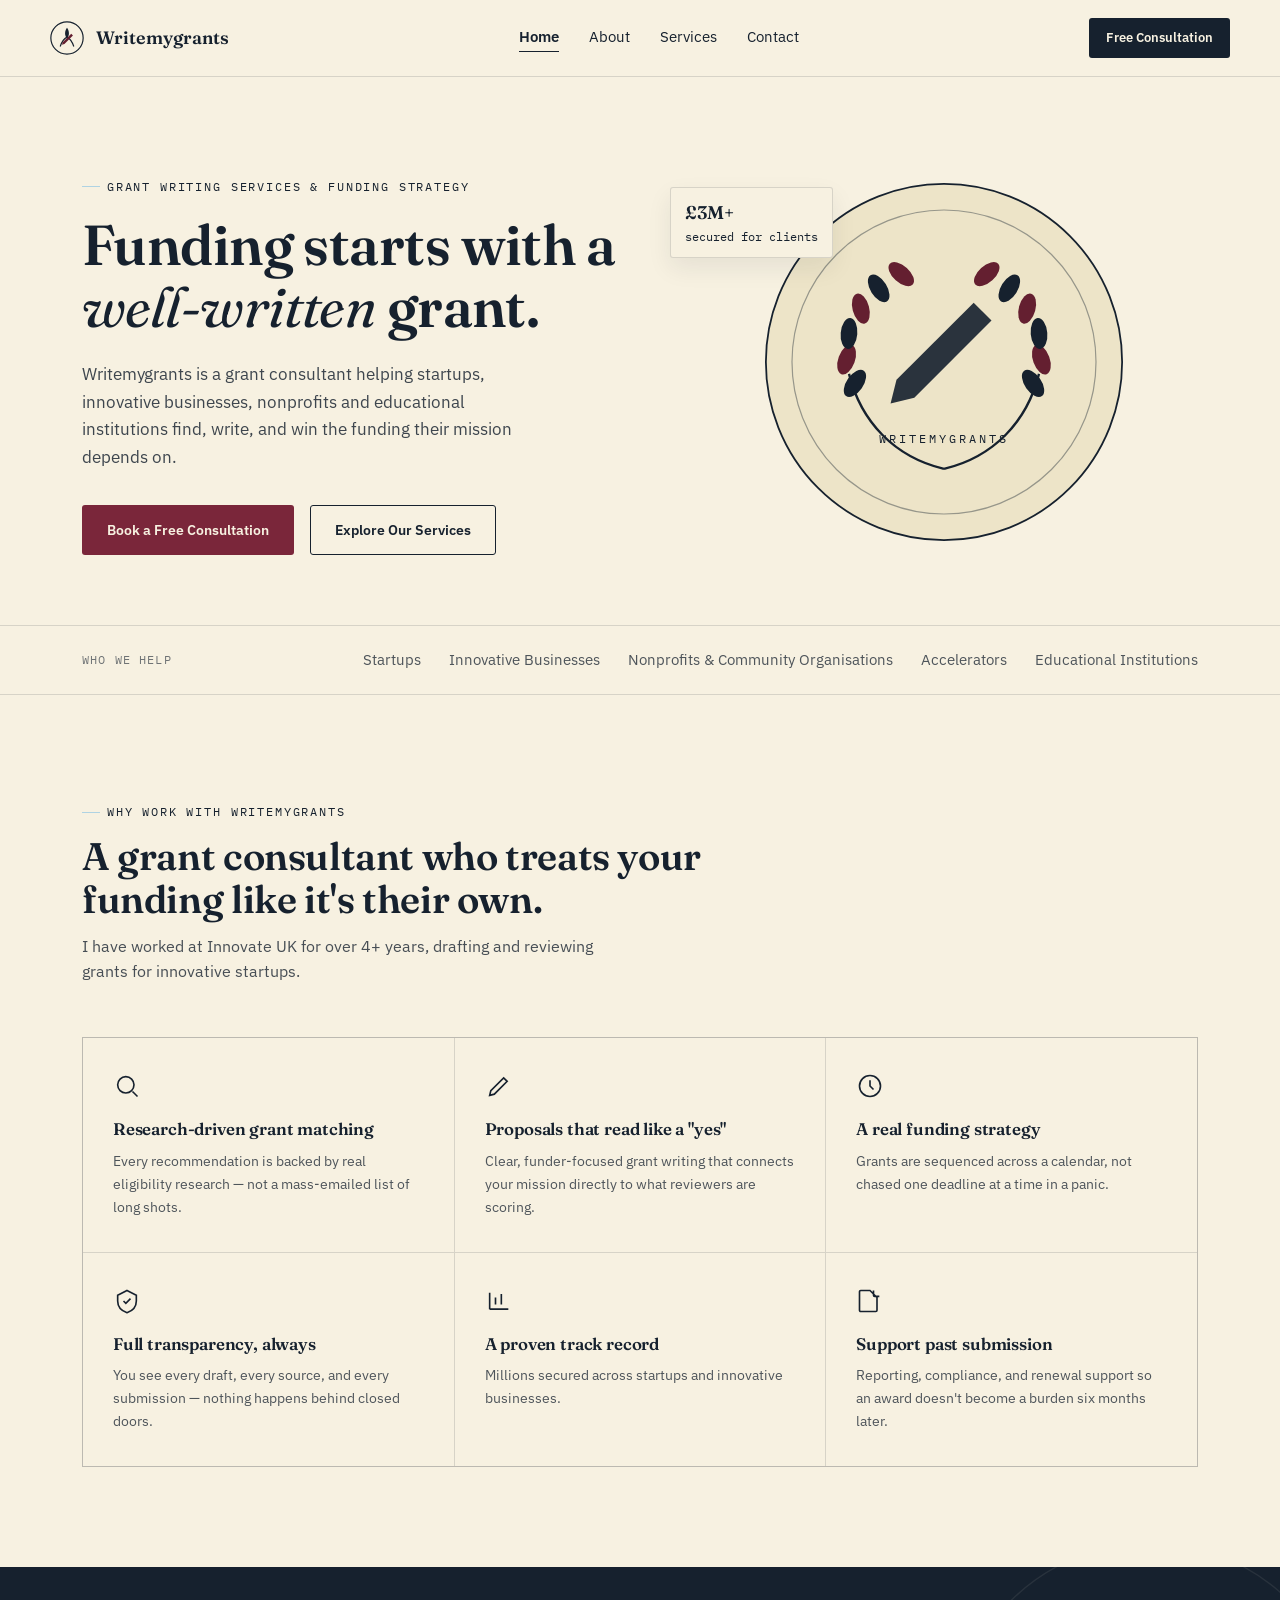
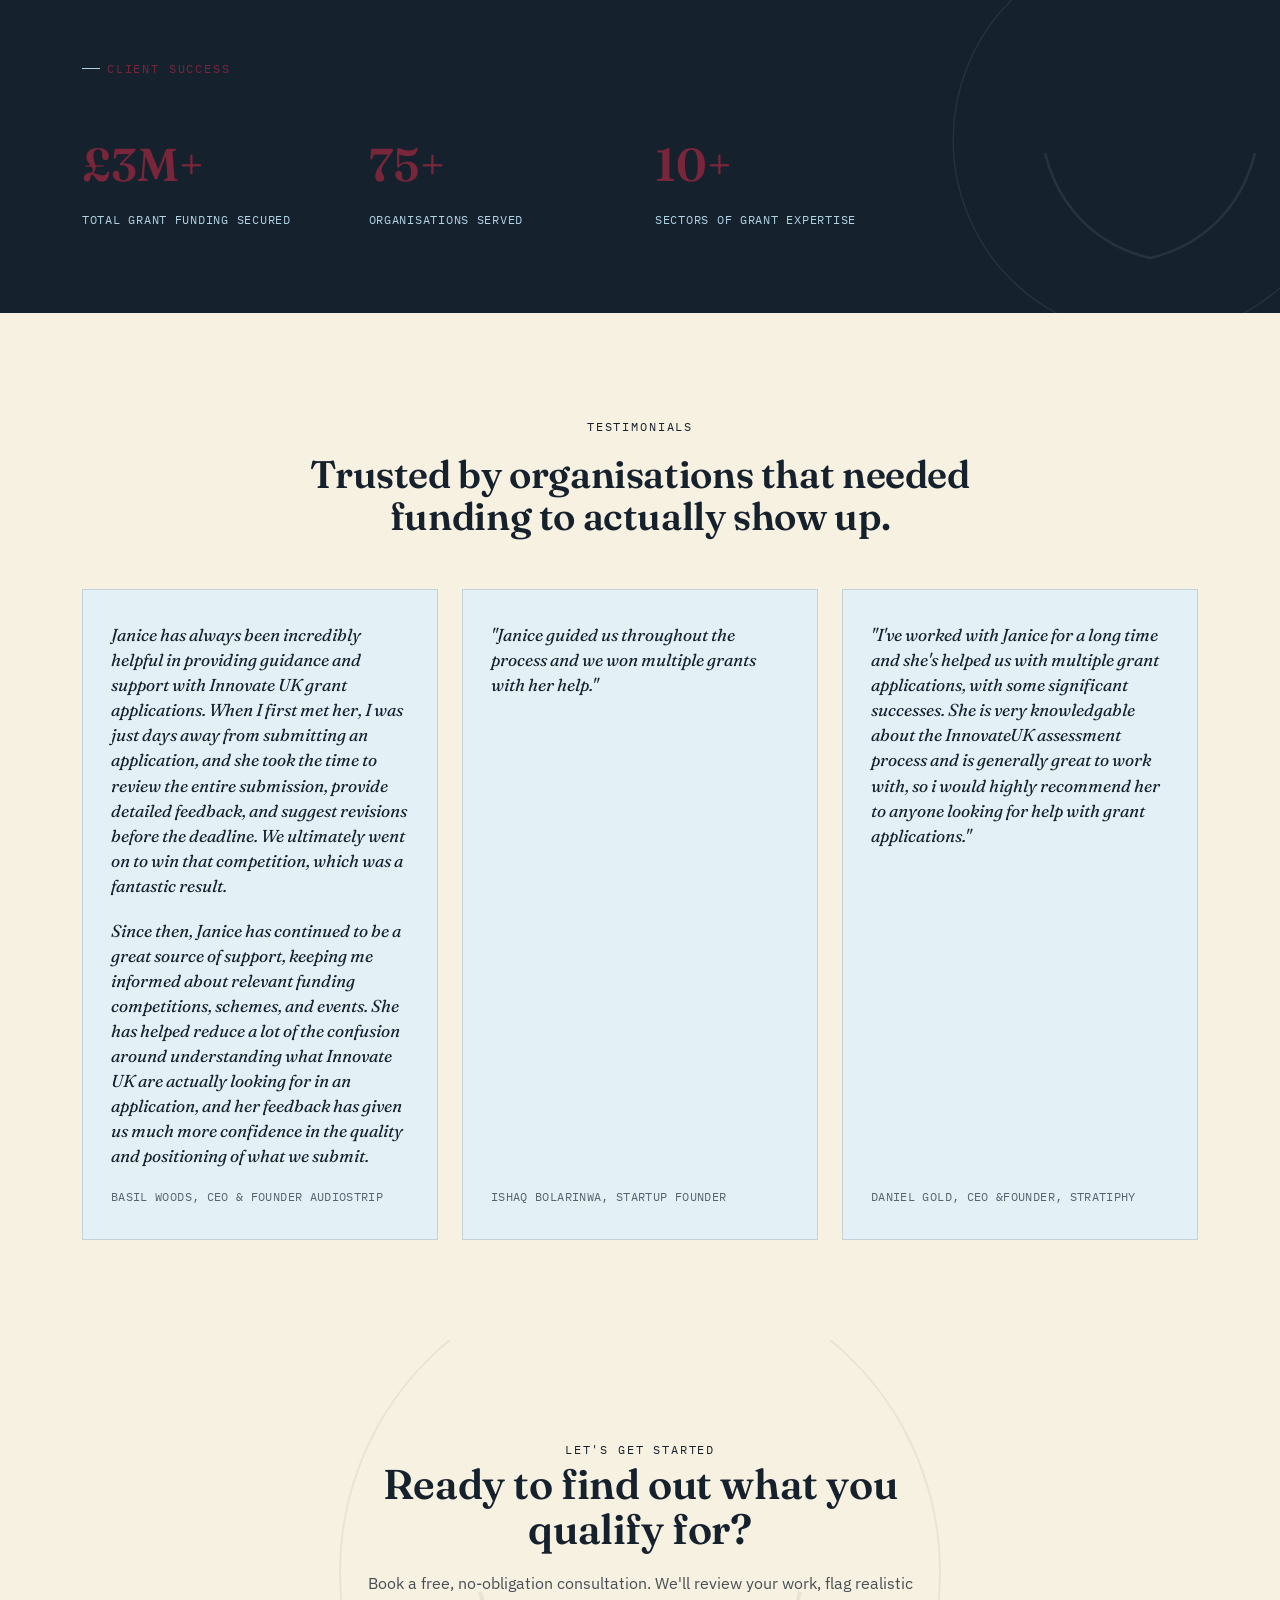
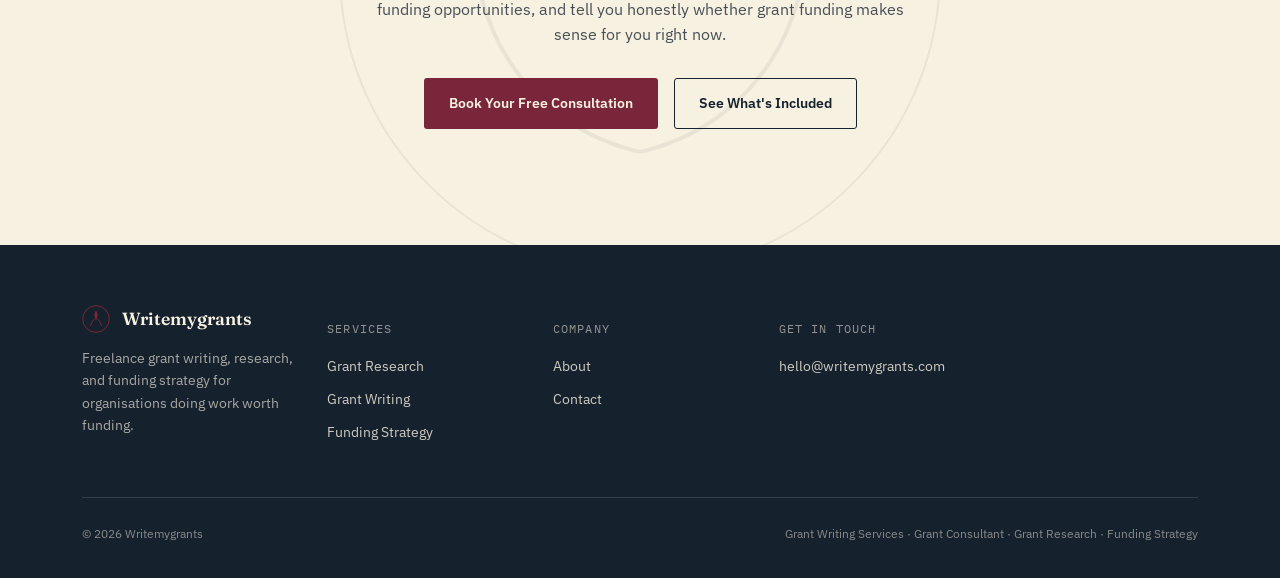
<file: index.html>
<!DOCTYPE html>
<html lang="en">
<head>
<meta charset="UTF-8">
<meta name="viewport" content="width=device-width, initial-scale=1.0">
<title>Writemygrants | Grant Writing Services &amp; Grant Consultant for Startups, Innovative Businesses &amp; Nonprofits</title>
<meta name="description" content="Writemygrants helps startups, innovative businesses, nonprofits and educational institutions secure funding through expert grant research, grant writing, and funding strategy. Book a free consultation.">
<link rel="preconnect" href="https://fonts.googleapis.com">
<link rel="preconnect" href="https://fonts.gstatic.com" crossorigin>
<link href="https://fonts.googleapis.com/css2?family=Fraunces:ital,opsz,wght@0,9..144,300;0,9..144,500;0,9..144,600;1,9..144,400&family=IBM+Plex+Sans:wght@400;500;600&family=IBM+Plex+Mono:wght@400;500&display=swap" rel="stylesheet">
<link rel="stylesheet" href="styles.css">
</head>
<body>

<header class="site">
  <div class="wrap header-row">
    <a href="index.html" class="brand">
      <svg class="mark" viewBox="0 0 40 40" fill="none">
        <circle cx="20" cy="20" r="19" stroke="var(--olive)" stroke-width="1.4"/>
        <path d="M20 8c-3 4-3 9 0 13 3-4 3-9 0-13z" fill="var(--olive)"/>
        <path d="M12 30c2-6 4-9 8-11" stroke="var(--olive)" stroke-width="1.4" fill="none"/>
        <path d="M28 30c-2-6-4-9-8-11" stroke="var(--olive)" stroke-width="1.4" fill="none"/>
        <path d="M15 25l10-10 2 2-10 10-3 1z" fill="var(--chartreuse-deep)"/>
      </svg>
      Writemygrants
    </a>
    <nav class="main-nav">
      <a href="index.html" class="active">Home</a>
      <a href="about.html">About</a>
      <a href="services.html">Services</a>
      <a href="contact.html">Contact</a>
    </nav>
    <div class="nav-cta">
      <a href="contact.html" class="btn btn-primary btn-sm">Free Consultation</a>
    </div>
  </div>
</header>

<main>

  <!-- ===== HERO ===== -->
  <section class="hero">
    <div class="wrap hero-grid">
      <div>
        <span class="eyebrow">Grant Writing Services &amp; Funding Strategy</span>
        <h1>Funding starts with a <em>well-written</em> grant.</h1>
        <p class="lede">Writemygrants is a grant consultant helping startups, innovative businesses, nonprofits and educational institutions  find, write, and win the funding their mission depends on.</p>
        <div class="actions">
          <a href="contact.html" class="btn btn-accent">Book a Free Consultation</a>
          <a href="services.html" class="btn btn-ghost">Explore Our Services</a>
        </div>
      </div>
      <div class="hero-visual">
        <svg class="seal" viewBox="0 0 320 320" fill="none" xmlns="http://www.w3.org/2000/svg" role="img" aria-label="Writemygrants seal emblem">
          <circle cx="160" cy="160" r="150" fill="var(--beige-deep)"/>
          <circle cx="160" cy="160" r="150" stroke="var(--olive)" stroke-width="1.5"/>
          <circle cx="160" cy="160" r="128" stroke="var(--olive)" stroke-opacity="0.4" stroke-width="1"/>
          <g fill="var(--olive)">
            <path d="M160 250 C 118 240, 90 210, 80 170" stroke="var(--olive)" stroke-width="2" fill="none"/>
            <ellipse cx="85" cy="178" rx="7" ry="13" transform="rotate(35 85 178)" fill="var(--olive)"/>
            <ellipse cx="78" cy="158" rx="7" ry="13" transform="rotate(20 78 158)" fill="var(--chartreuse-deep)"/>
            <ellipse cx="80" cy="136" rx="7" ry="13" transform="rotate(5 80 136)" fill="var(--olive)"/>
            <ellipse cx="90" cy="115" rx="7" ry="13" transform="rotate(-15 90 115)" fill="var(--chartreuse-deep)"/>
            <ellipse cx="105" cy="98" rx="7" ry="13" transform="rotate(-32 105 98)" fill="var(--olive)"/>
            <ellipse cx="124" cy="86" rx="7" ry="13" transform="rotate(-48 124 86)" fill="var(--chartreuse-deep)"/>
          </g>
          <g fill="var(--olive)">
            <path d="M160 250 C 202 240, 230 210, 240 170" stroke="var(--olive)" stroke-width="2" fill="none"/>
            <ellipse cx="235" cy="178" rx="7" ry="13" transform="rotate(-35 235 178)" fill="var(--olive)"/>
            <ellipse cx="242" cy="158" rx="7" ry="13" transform="rotate(-20 242 158)" fill="var(--chartreuse-deep)"/>
            <ellipse cx="240" cy="136" rx="7" ry="13" transform="rotate(-5 240 136)" fill="var(--olive)"/>
            <ellipse cx="230" cy="115" rx="7" ry="13" transform="rotate(15 230 115)" fill="var(--chartreuse-deep)"/>
            <ellipse cx="215" cy="98" rx="7" ry="13" transform="rotate(32 215 98)" fill="var(--olive)"/>
            <ellipse cx="196" cy="86" rx="7" ry="13" transform="rotate(48 196 86)" fill="var(--chartreuse-deep)"/>
          </g>
          <path d="M120 175 L185 110 L200 125 L135 190 L115 195 Z" fill="var(--olive-deep)" opacity="0.9"/>
          <text x="160" y="228" text-anchor="middle" font-family="IBM Plex Mono, monospace" font-size="10" letter-spacing="2.5" fill="var(--olive-deep)">WRITEMYGRANTS</text>
        </svg>
        <div class="chip chip-a"><span class="n">£3M+</span>secured for clients</div>
      </div>
    </div>
  </section>

  <!-- ===== TRUST STRIP ===== -->
  <section class="trust">
    <div class="wrap trust-row">
      <span class="trust-label">Who we help</span>
      <div class="sector-list">
        <span>Startups</span>
        <span>Innovative Businesses</span>
        <span>Nonprofits &amp; Community Organisations</span>
        <span>Accelerators</span>
        <span>Educational Institutions</span>
      </div>
    </div>
  </section>

  <!-- ===== VALUE PROP / BENEFITS ===== -->
  <section class="section" id="benefits">
    <div class="wrap">
      <div class="section-head">
        <span class="eyebrow">Why work with Writemygrants</span>
        <h2>A grant consultant who treats your funding like it's their own.</h2>
        <p>I have worked at Innovate UK for over 4+ years, drafting and reviewing grants for innovative startups.</p>
      </div>
      <div class="feature-grid">
        <div class="feature-card">
          <svg class="icon" viewBox="0 0 24 24" fill="none" stroke="currentColor" stroke-width="1.4"><circle cx="11" cy="11" r="7"/><path d="M21 21l-4.3-4.3"/></svg>
          <h3>Research-driven grant matching</h3>
          <p>Every recommendation is backed by real eligibility research — not a mass-emailed list of long shots.</p>
        </div>
        <div class="feature-card">
          <svg class="icon" viewBox="0 0 24 24" fill="none" stroke="currentColor" stroke-width="1.4"><path d="M4 20l4-1 11-11-3-3L5 16l-1 4z"/></svg>
          <h3>Proposals that read like a "yes"</h3>
          <p>Clear, funder-focused grant writing that connects your mission directly to what reviewers are scoring.</p>
        </div>
        <div class="feature-card">
          <svg class="icon" viewBox="0 0 24 24" fill="none" stroke="currentColor" stroke-width="1.4"><path d="M3 12a9 9 0 1018 0 9 9 0 00-18 0z"/><path d="M12 7v5l3 3"/></svg>
          <h3>A real funding strategy</h3>
          <p>Grants are sequenced across a calendar, not chased one deadline at a time in a panic.</p>
        </div>
        <div class="feature-card">
          <svg class="icon" viewBox="0 0 24 24" fill="none" stroke="currentColor" stroke-width="1.4"><path d="M9 12l2 2 4-4M12 3l8 4v5c0 5-3.5 8.5-8 10-4.5-1.5-8-5-8-10V7l8-4z"/></svg>
          <h3>Full transparency, always</h3>
          <p>You see every draft, every source, and every submission — nothing happens behind closed doors.</p>
        </div>
        <div class="feature-card">
          <svg class="icon" viewBox="0 0 24 24" fill="none" stroke="currentColor" stroke-width="1.4"><path d="M4 19V5M4 19h16M9 15v-6M14 15v-9"/></svg>
          <h3>A proven track record</h3>
          <p>Millions secured across startups and innovative businesses.</p>
        </div>
        <div class="feature-card">
          <svg class="icon" viewBox="0 0 24 24" fill="none" stroke="currentColor" stroke-width="1.4"><path d="M15 3v4a1 1 0 001 1h4M4 3h8l6 6v11a1 1 0 01-1 1H4a1 1 0 01-1-1V4a1 1 0 011-1z"/></svg>
          <h3>Support past submission</h3>
          <p>Reporting, compliance, and renewal support so an award doesn't become a burden six months later.</p>
        </div>
      </div>
    </div>
  </section>

  <!-- ===== CLIENT SUCCESS / STATS ===== -->
  <section class="band" id="results">
    <svg class="band-wreath" viewBox="0 0 320 320" fill="none">
      <path d="M160 250 C 118 240, 90 210, 80 170" stroke="var(--beige)" stroke-width="2" fill="none"/>
      <path d="M160 250 C 202 240, 230 210, 240 170" stroke="var(--beige)" stroke-width="2" fill="none"/>
      <circle cx="160" cy="160" r="150" stroke="var(--beige)" stroke-width="1"/>
    </svg>
    <div class="wrap">
      <span class="eyebrow" style="color:var(--chartreuse); margin-bottom:30px;">Client success</span>
      <div class="band-grid" style="margin-top:20px;">
        <div class="stat"><div class="num">£3M+</div><div class="label">Total grant funding secured</div></div>
        <div class="stat"><div class="num">75+</div><div class="label">Organisations served</div></div>
        <div class="stat"><div class="num">10+</div><div class="label">Sectors of grant expertise</div></div>
      </div>
    </div>
  </section>

  <!-- ===== TESTIMONIALS ===== -->
  <section class="section" id="testimonials">
    <div class="wrap">
      <div class="section-head center" style="margin-left:auto;margin-right:auto;">
        <span class="eyebrow center">Testimonials</span>
        <h2>Trusted by organisations that needed funding to actually show up.</h2>
      </div>
      <div class="testi-grid">
        <div class="testi-card">
          <blockquote>
        <p style="margin:0 0 20px;">Janice has always been incredibly helpful in providing guidance and support with Innovate UK grant applications. When I first met her, I was just days away from submitting an application, and she took the time to review the entire submission, provide detailed feedback, and suggest revisions before the deadline. We ultimately went on to win that competition, which was a fantastic result.</p>
        <p style="margin:0;">Since then, Janice has continued to be a great source of support, keeping me informed about relevant funding competitions, schemes, and events. She has helped reduce a lot of the confusion around understanding what Innovate UK are actually looking for in an application, and her feedback has given us much more confidence in the quality and positioning of what we submit.</p>
          </blockquote>
          <cite>BASIL WOODS, CEO &amp; FOUNDER AUDIOSTRIP</cite>
        </div>
        <div class="testi-card">
          <blockquote>"Janice guided us throughout the process and we won multiple grants with her help."</blockquote>
          <cite>ISHAQ BOLARINWA, STARTUP FOUNDER</cite>
        </div>
        <div class="testi-card">
          <blockquote>"I've worked with Janice for a long time and she's helped us with multiple grant applications, with some significant successes. She is very knowledgable about the InnovateUK assessment process and is generally great to work with, so i would highly recommend her to anyone looking for help with grant applications."</blockquote>
          <cite>DANIEL GOLD, CEO &amp;FOUNDER, STRATIPHY</cite>
        </div>
      </div>
    </div>
  </section>

  <!-- ===== FINAL CTA / CONTACT SECTION ===== -->
  <section class="cta-final" id="contact">
    <svg class="cta-wreath" viewBox="0 0 320 320" fill="none">
      <path d="M160 250 C 118 240, 90 210, 80 170" stroke="var(--olive)" stroke-width="2" fill="none"/>
      <path d="M160 250 C 202 240, 230 210, 240 170" stroke="var(--olive)" stroke-width="2" fill="none"/>
      <circle cx="160" cy="160" r="150" stroke="var(--olive)" stroke-width="1"/>
    </svg>
    <div class="wrap inner">
      <span class="eyebrow center">Let's get started</span>
      <h2>Ready to find out what you qualify for?</h2>
      <p>Book a free, no-obligation consultation. We'll review your work, flag realistic funding opportunities, and tell you honestly whether grant funding makes sense for you right now.</p>
      <div class="actions center">
        <a href="contact.html" class="btn btn-accent">Book Your Free Consultation</a>
        <a href="services.html" class="btn btn-ghost">See What's Included</a>
      </div>
    </div>
  </section>

</main>

<footer class="site">
  <div class="wrap">
    <div class="footer-top">
      <div>
        <div class="footer-brand">
          <svg class="mark" viewBox="0 0 40 40" fill="none">
            <circle cx="20" cy="20" r="19" stroke="var(--chartreuse)" stroke-width="1.4"/>
            <path d="M20 8c-3 4-3 9 0 13 3-4 3-9 0-13z" fill="var(--chartreuse)"/>
            <path d="M12 30c2-6 4-9 8-11" stroke="var(--chartreuse)" stroke-width="1.4" fill="none"/>
            <path d="M28 30c-2-6-4-9-8-11" stroke="var(--chartreuse)" stroke-width="1.4" fill="none"/>
          </svg>
          Writemygrants
        </div>
        <p>Freelance grant writing, research, and funding strategy for organisations doing work worth funding.</p>
      </div>
      <div class="footer-col">
        <h4>Services</h4>
        <a href="services.html">Grant Research</a>
        <a href="services.html">Grant Writing</a>
        <a href="services.html">Funding Strategy</a>
      </div>
      <div class="footer-col">
        <h4>Company</h4>
        <a href="about.html">About</a>
        <a href="contact.html">Contact</a>
      </div>
      <div class="footer-col">
        <h4>Get in touch</h4>
        <a href="mailto:hello@writemygrants.com">hello@writemygrants.com</a>
      </div>
    </div>
    <div class="footer-bottom">
      <span>© 2026 Writemygrants</span>
      <span>Grant Writing Services · Grant Consultant · Grant Research · Funding Strategy</span>
    </div>
  </div>
</footer>

</body>
</html>
</file>
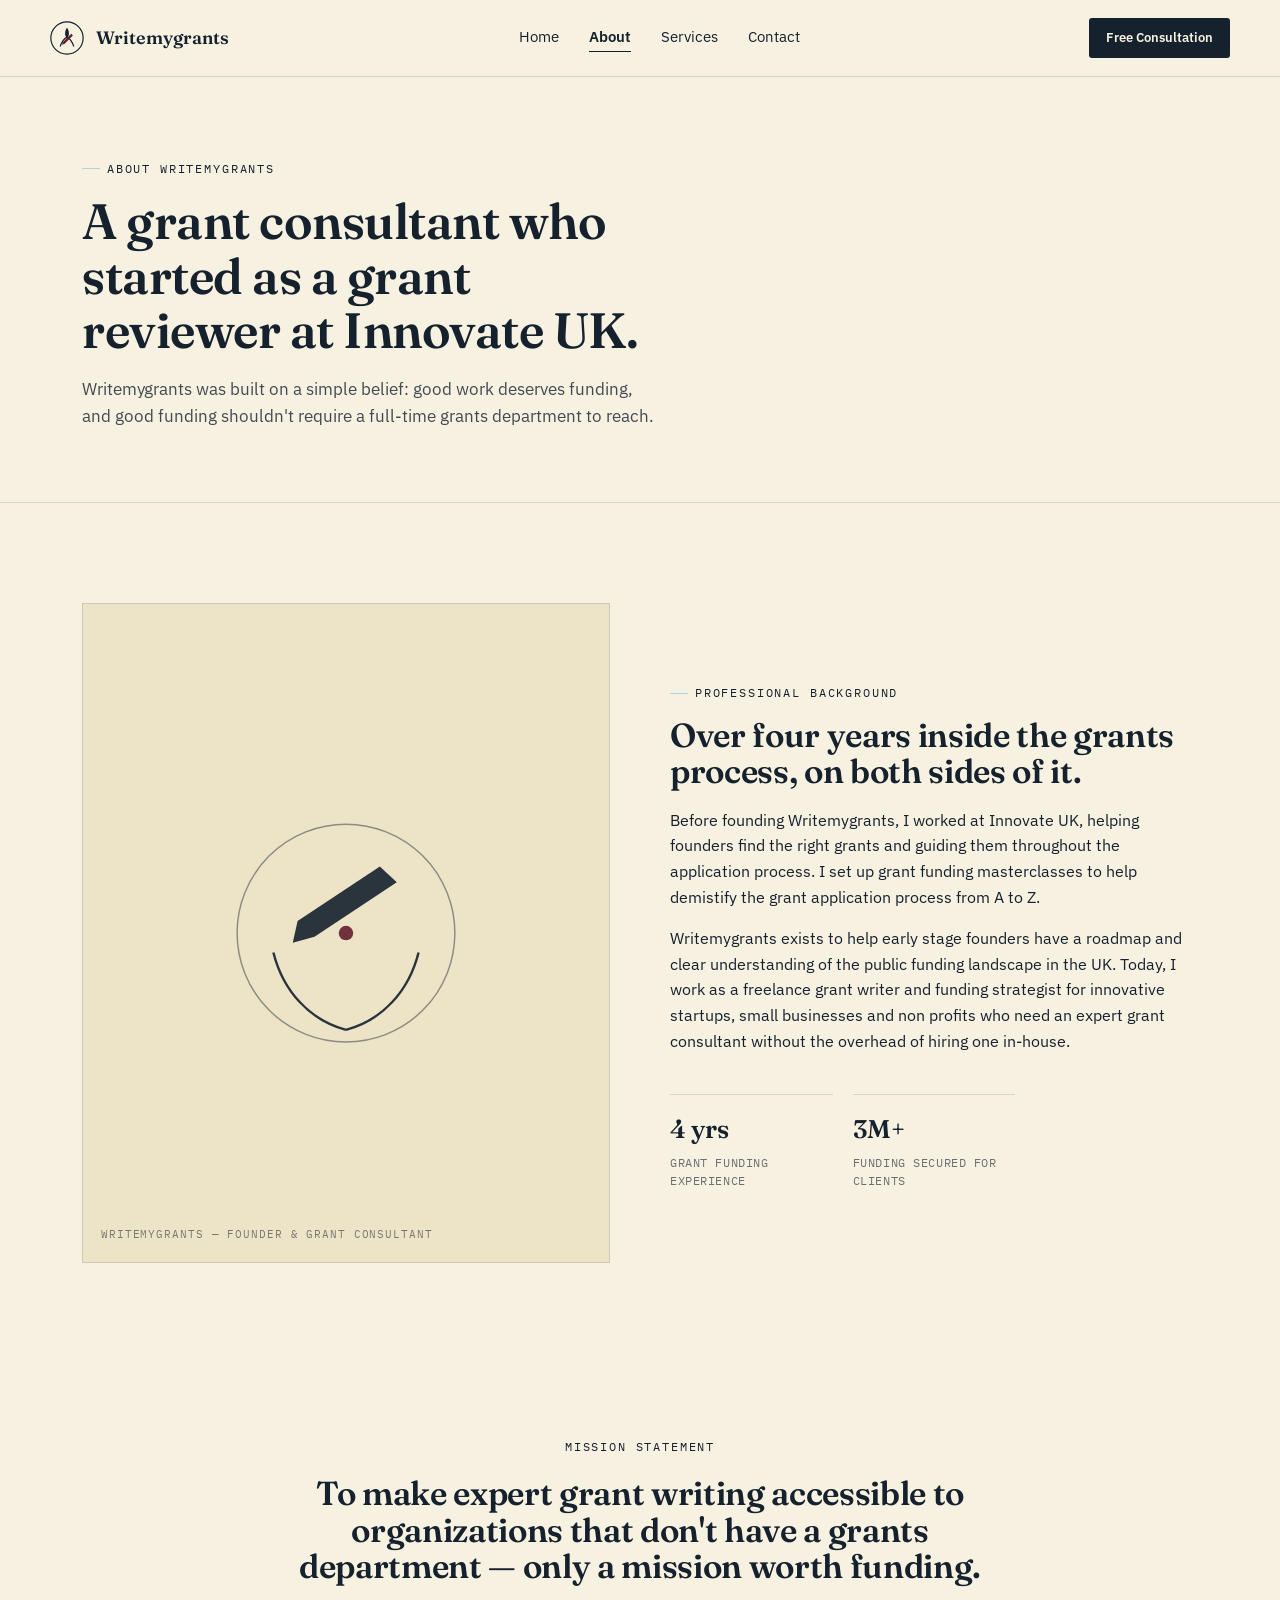
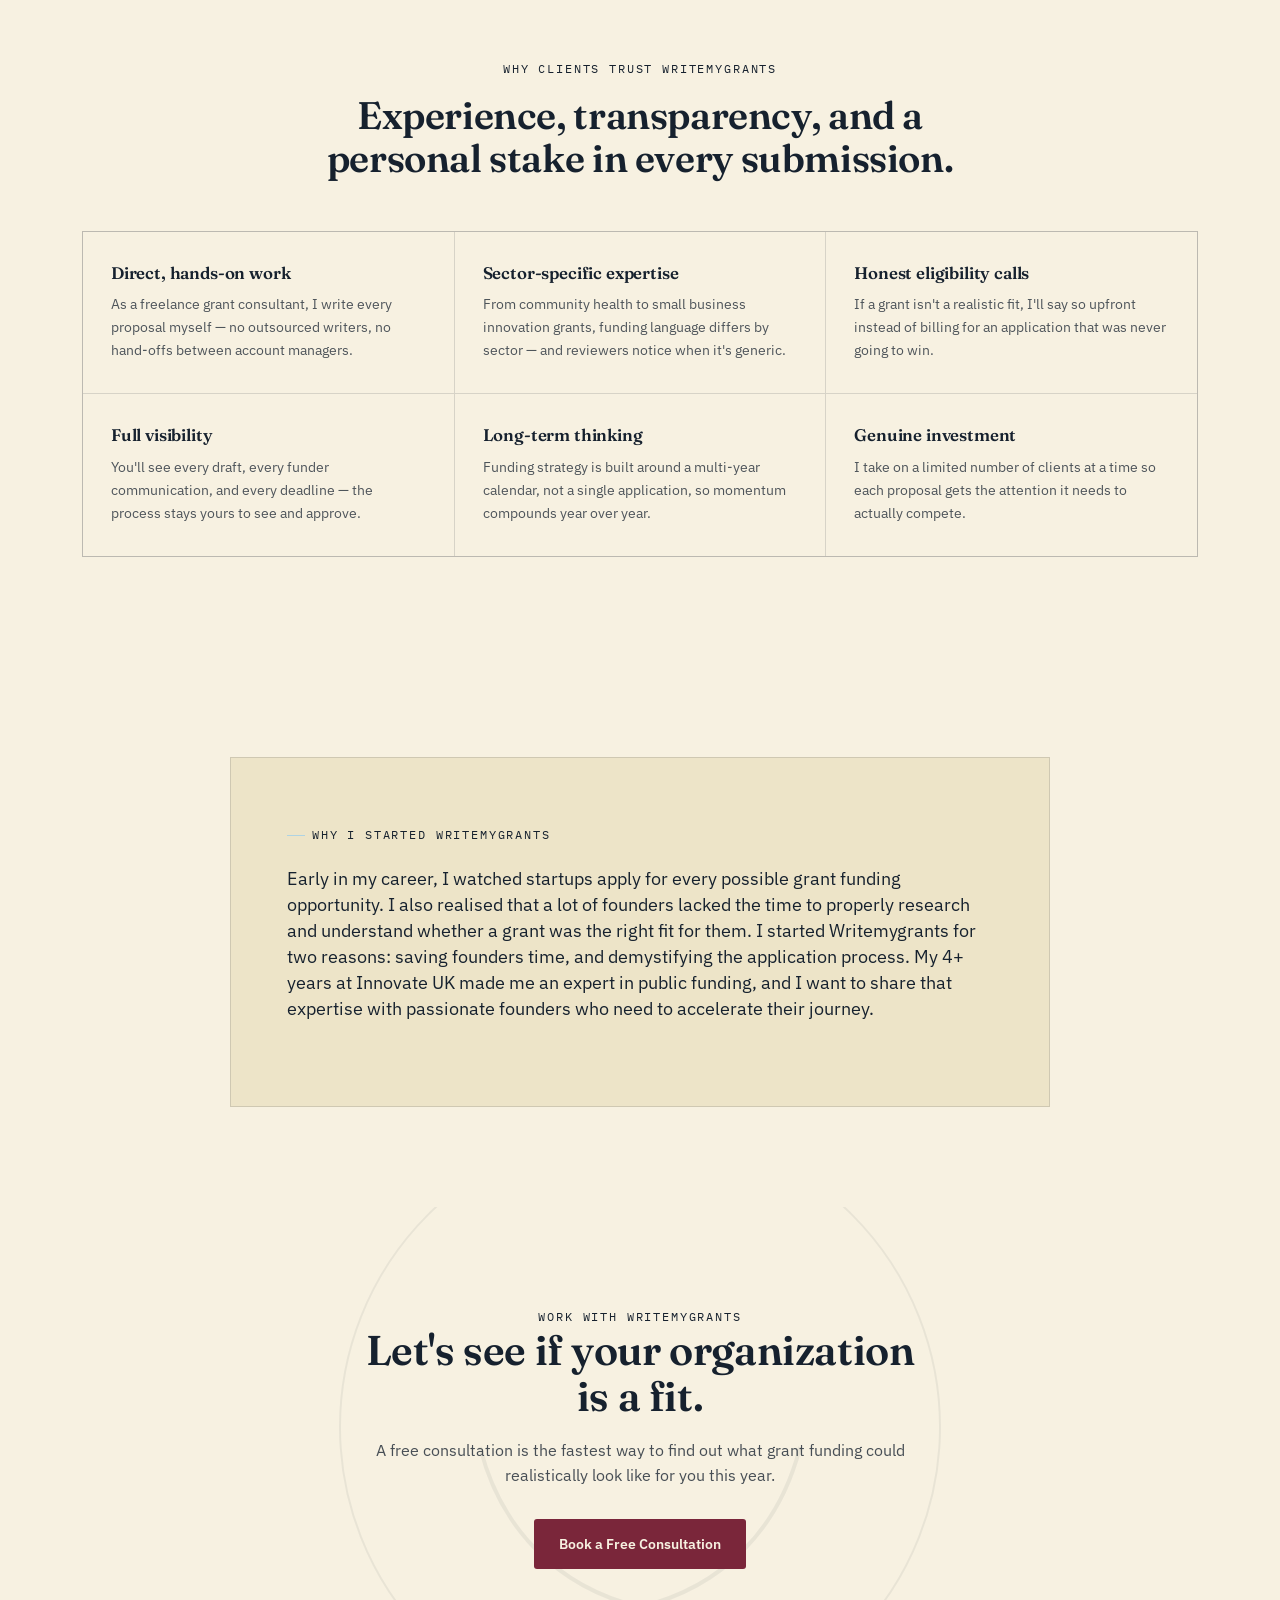
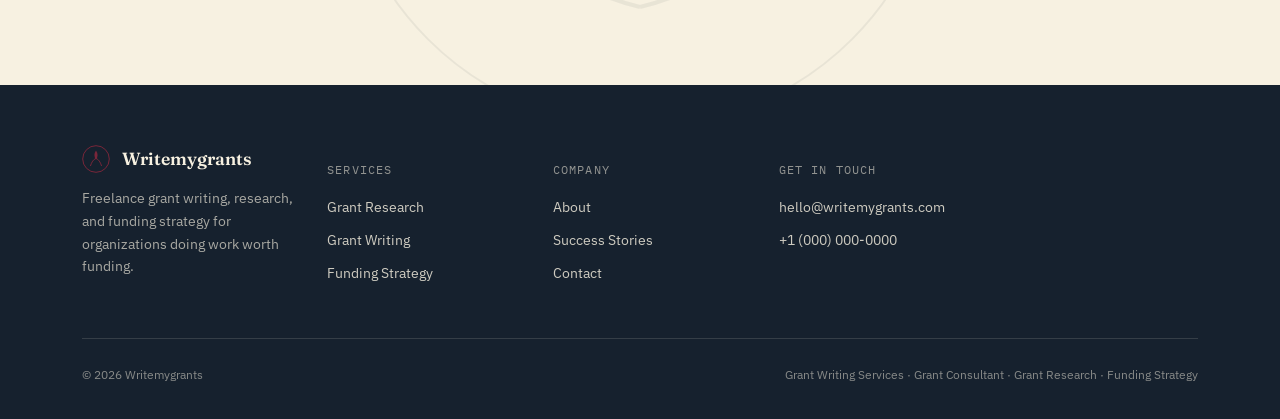
<file: about.html>
<!DOCTYPE html>
<html lang="en">
<head>
<meta charset="UTF-8">
<meta name="viewport" content="width=device-width, initial-scale=1.0">
<title>About Writemygrants | Freelance Grant Consultant &amp; Grant Writing Expert</title>
<meta name="description" content="Learn about Writemygrants — a freelance grant consultant dedicated to helping nonprofits, small businesses, and startups secure funding through expert grant research and grant writing.">
<link rel="preconnect" href="https://fonts.googleapis.com">
<link rel="preconnect" href="https://fonts.gstatic.com" crossorigin>
<link href="https://fonts.googleapis.com/css2?family=Fraunces:ital,opsz,wght@0,9..144,300;0,9..144,500;0,9..144,600;1,9..144,400&family=IBM+Plex+Sans:wght@400;500;600&family=IBM+Plex+Mono:wght@400;500&display=swap" rel="stylesheet">
<link rel="stylesheet" href="styles.css">
</head>
<body>

<header class="site">
  <div class="wrap header-row">
    <a href="index.html" class="brand">
      <svg class="mark" viewBox="0 0 40 40" fill="none">
        <circle cx="20" cy="20" r="19" stroke="var(--olive)" stroke-width="1.4"/>
        <path d="M20 8c-3 4-3 9 0 13 3-4 3-9 0-13z" fill="var(--olive)"/>
        <path d="M12 30c2-6 4-9 8-11" stroke="var(--olive)" stroke-width="1.4" fill="none"/>
        <path d="M28 30c-2-6-4-9-8-11" stroke="var(--olive)" stroke-width="1.4" fill="none"/>
        <path d="M15 25l10-10 2 2-10 10-3 1z" fill="var(--chartreuse-deep)"/>
      </svg>
      Writemygrants
    </a>
    <nav class="main-nav">
      <a href="index.html">Home</a>
      <a href="about.html" class="active">About</a>
      <a href="services.html">Services</a>
      <a href="contact.html">Contact</a>
    </nav>
    <div class="nav-cta">
      <a href="contact.html" class="btn btn-primary btn-sm">Free Consultation</a>
    </div>
  </div>
</header>

<main>

  <section class="page-hero">
    <div class="wrap">
      <span class="eyebrow">About Writemygrants</span>
      <h1>A grant consultant who started as a grant reviewer at Innovate UK.</h1>
      <p class="lede">Writemygrants was built on a simple belief: good work deserves funding, and good funding shouldn't require a full-time grants department to reach.</p>
    </div>
  </section>

  <section class="section">
    <div class="wrap about-grid">
      <div class="about-portrait">
        <svg viewBox="0 0 200 220" fill="none">
          <circle cx="100" cy="110" r="90" stroke="var(--olive)" stroke-width="1.2" stroke-opacity="0.5"/>
          <path d="M100 190 C 70 182, 48 158, 40 126" stroke="var(--olive)" stroke-width="2" fill="none"/>
          <path d="M100 190 C 130 182, 152 158, 160 126" stroke="var(--olive)" stroke-width="2" fill="none"/>
          <path d="M60 100 L128 55 L142 68 L74 113 L56 118 Z" fill="var(--olive-deep)"/>
          <circle cx="100" cy="110" r="6" fill="var(--chartreuse-deep)"/>
        </svg>
        <span class="frame-label">Writemygrants — Founder &amp; Grant Consultant</span>
      </div>
      <div>
        <span class="eyebrow">Professional background</span>
        <h2 style="font-size:clamp(1.7rem,2.6vw,2.2rem); margin: 14px 0 18px;">Over four years inside the grants process, on both sides of it.</h2>
        <p>Before founding Writemygrants, I worked at Innovate UK, helping founders find the right grants and guiding them throughout the application process. I set up grant funding masterclasses to help demistify the grant application process from A to Z.</p>
        <p>Writemygrants exists to help early stage founders have a roadmap and clear understanding of the public funding landscape in the UK. Today, I work as a freelance grant writer and funding strategist for innovative startups, small businesses and non profits who need an expert grant consultant without the overhead of hiring one in-house.</p>
        <div class="creds">
          <div class="cred"><div class="num">4 yrs</div><div class="label">Grant funding experience</div></div>
          <div class="cred"><div class="num">3M+</div><div class="label">Funding secured for clients</div></div>
        </div>
      </div>
    </div>
  </section>

  <section class="section-tight">
    <div class="wrap wrap-narrow" style="text-align:center;">
      <span class="eyebrow center">Mission statement</span>
      <h2 style="margin:16px 0 0; font-size:clamp(1.6rem,2.6vw,2.1rem);">To make expert grant writing accessible to organizations that don't have a grants department — only a mission worth funding.</h2>
    </div>
  </section>

  <section class="section" style="padding-top:0;">
    <div class="wrap">
      <div class="section-head center" style="margin-left:auto;margin-right:auto;">
        <span class="eyebrow center">Why clients trust Writemygrants</span>
        <h2>Experience, transparency, and a personal stake in every submission.</h2>
      </div>
      <div class="values-grid">
        <div class="value-card">
          <h3>Direct, hands-on work</h3>
          <p>As a freelance grant consultant, I write every proposal myself — no outsourced writers, no hand-offs between account managers.</p>
        </div>
        <div class="value-card">
          <h3>Sector-specific expertise</h3>
          <p>From community health to small business innovation grants, funding language differs by sector — and reviewers notice when it's generic.</p>
        </div>
        <div class="value-card">
          <h3>Honest eligibility calls</h3>
          <p>If a grant isn't a realistic fit, I'll say so upfront instead of billing for an application that was never going to win.</p>
        </div>
        <div class="value-card">
          <h3>Full visibility</h3>
          <p>You'll see every draft, every funder communication, and every deadline — the process stays yours to see and approve.</p>
        </div>
        <div class="value-card">
          <h3>Long-term thinking</h3>
          <p>Funding strategy is built around a multi-year calendar, not a single application, so momentum compounds year over year.</p>
        </div>
        <div class="value-card">
          <h3>Genuine investment</h3>
          <p>I take on a limited number of clients at a time so each proposal gets the attention it needs to actually compete.</p>
        </div>
      </div>
    </div>
  </section>

  <!-- ===== PERSONAL STORY ===== -->
  <section class="testimonial">
    <div class="wrap">
      <div class="testimonial-panel" style="text-align:left;">
        <span class="eyebrow" style="margin-bottom:20px;">Why I started Writemygrants</span>
        <blockquote style="font-size:1.15rem; font-style:normal; font-family:'IBM Plex Sans',sans-serif;"> Early in my career, I watched startups apply for every possible grant funding opportunity. I also realised that a lot of founders lacked the time to properly research and understand whether a grant was the right fit for them. I started Writemygrants for two reasons: saving founders time, and demystifying the application process. My 4+ years at Innovate UK made me an expert in public funding, and I want to share that expertise with passionate founders who need to accelerate their journey.</blockquote>
      </div>
    </div>
  </section>

  <section class="cta-final">
    <svg class="cta-wreath" viewBox="0 0 320 320" fill="none">
      <path d="M160 250 C 118 240, 90 210, 80 170" stroke="var(--olive)" stroke-width="2" fill="none"/>
      <path d="M160 250 C 202 240, 230 210, 240 170" stroke="var(--olive)" stroke-width="2" fill="none"/>
      <circle cx="160" cy="160" r="150" stroke="var(--olive)" stroke-width="1"/>
    </svg>
    <div class="wrap inner">
      <span class="eyebrow center">Work with Writemygrants</span>
      <h2>Let's see if your organization is a fit.</h2>
      <p>A free consultation is the fastest way to find out what grant funding could realistically look like for you this year.</p>
      <div class="actions center">
        <a href="contact.html" class="btn btn-accent">Book a Free Consultation</a>
      </div>
    </div>
  </section>

</main>

<footer class="site">
  <div class="wrap">
    <div class="footer-top">
      <div>
        <div class="footer-brand">
          <svg class="mark" viewBox="0 0 40 40" fill="none">
            <circle cx="20" cy="20" r="19" stroke="var(--chartreuse)" stroke-width="1.4"/>
            <path d="M20 8c-3 4-3 9 0 13 3-4 3-9 0-13z" fill="var(--chartreuse)"/>
            <path d="M12 30c2-6 4-9 8-11" stroke="var(--chartreuse)" stroke-width="1.4" fill="none"/>
            <path d="M28 30c-2-6-4-9-8-11" stroke="var(--chartreuse)" stroke-width="1.4" fill="none"/>
          </svg>
          Writemygrants
        </div>
        <p>Freelance grant writing, research, and funding strategy for organizations doing work worth funding.</p>
      </div>
      <div class="footer-col">
        <h4>Services</h4>
        <a href="services.html">Grant Research</a>
        <a href="services.html">Grant Writing</a>
        <a href="services.html">Funding Strategy</a>
      </div>
      <div class="footer-col">
        <h4>Company</h4>
        <a href="about.html">About</a>
        <a href="success-stories.html">Success Stories</a>
        <a href="contact.html">Contact</a>
      </div>
      <div class="footer-col">
        <h4>Get in touch</h4>
        <a href="mailto:hello@writemygrants.com">hello@writemygrants.com</a>
        <a href="tel:+10000000000">+1 (000) 000-0000</a>
      </div>
    </div>
    <div class="footer-bottom">
      <span>© 2026 Writemygrants</span>
      <span>Grant Writing Services · Grant Consultant · Grant Research · Funding Strategy</span>
    </div>
  </div>
</footer>

</body>
</html>
</file>
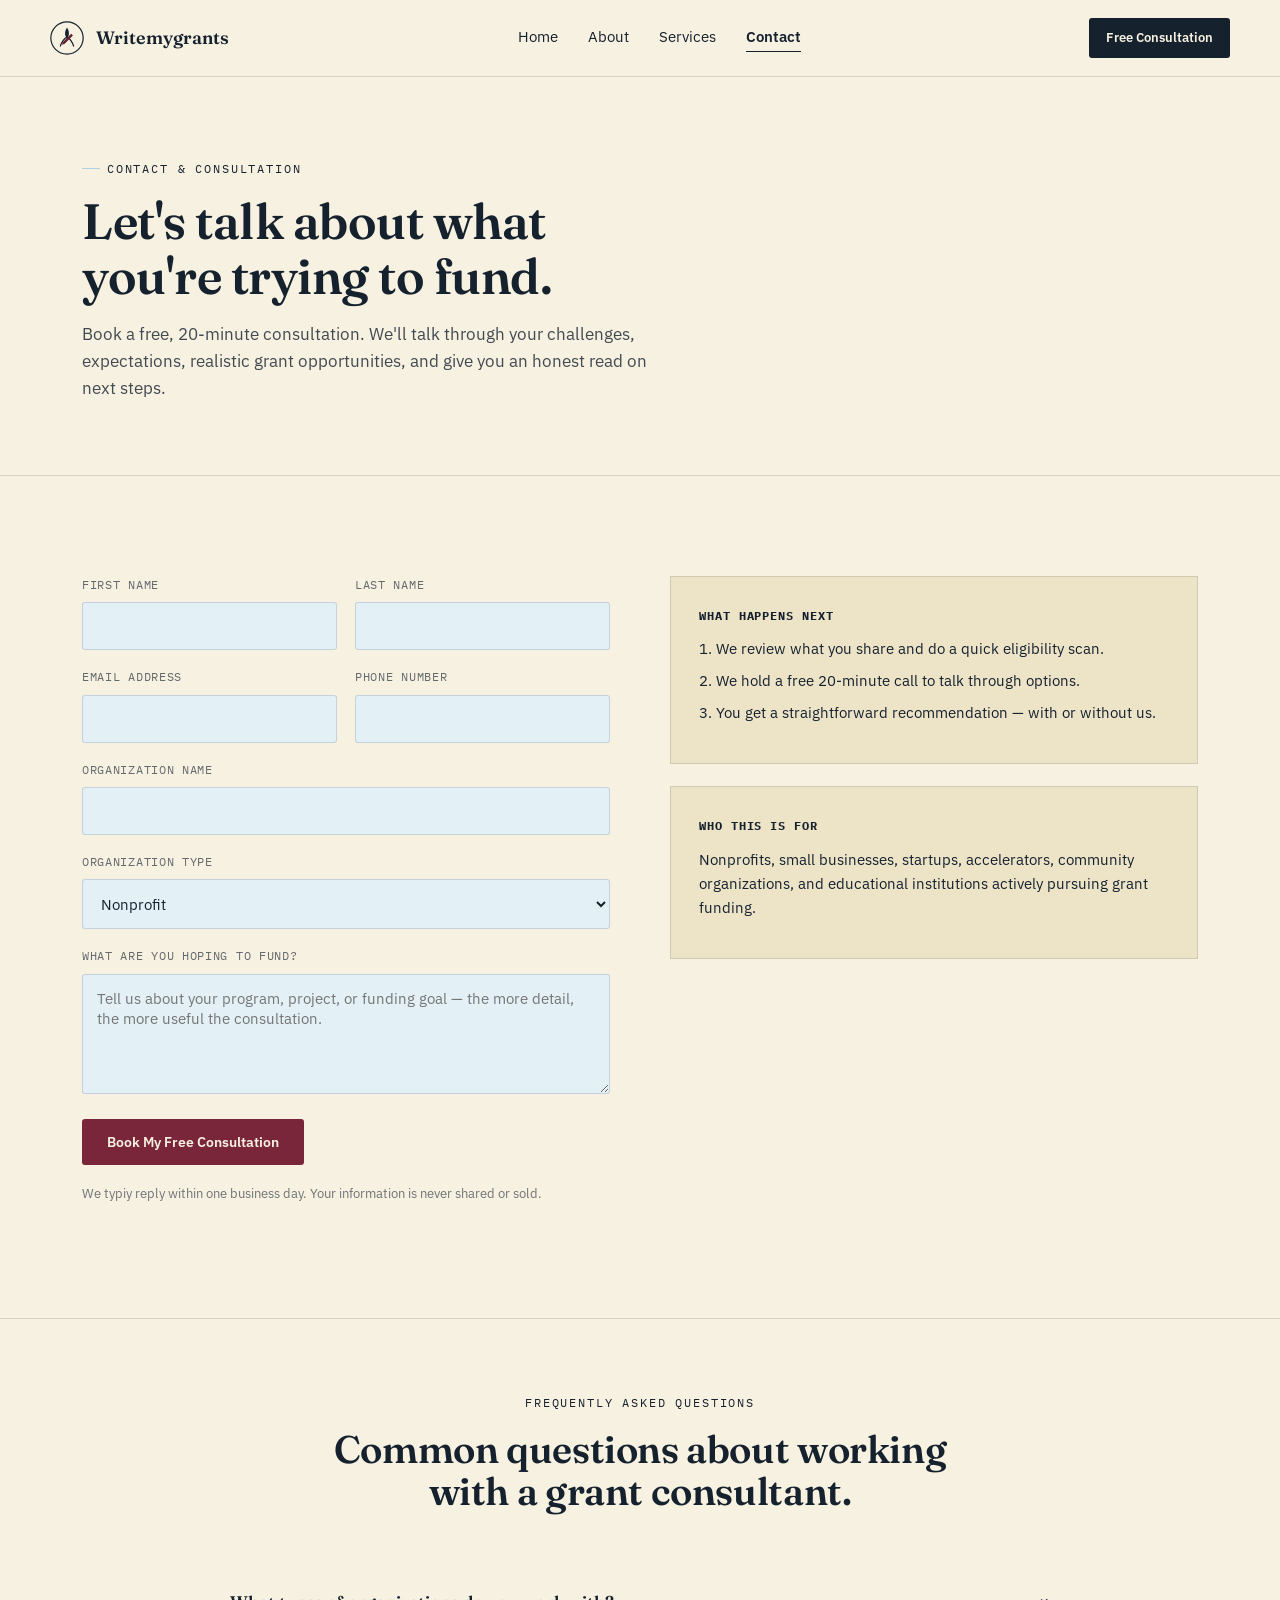
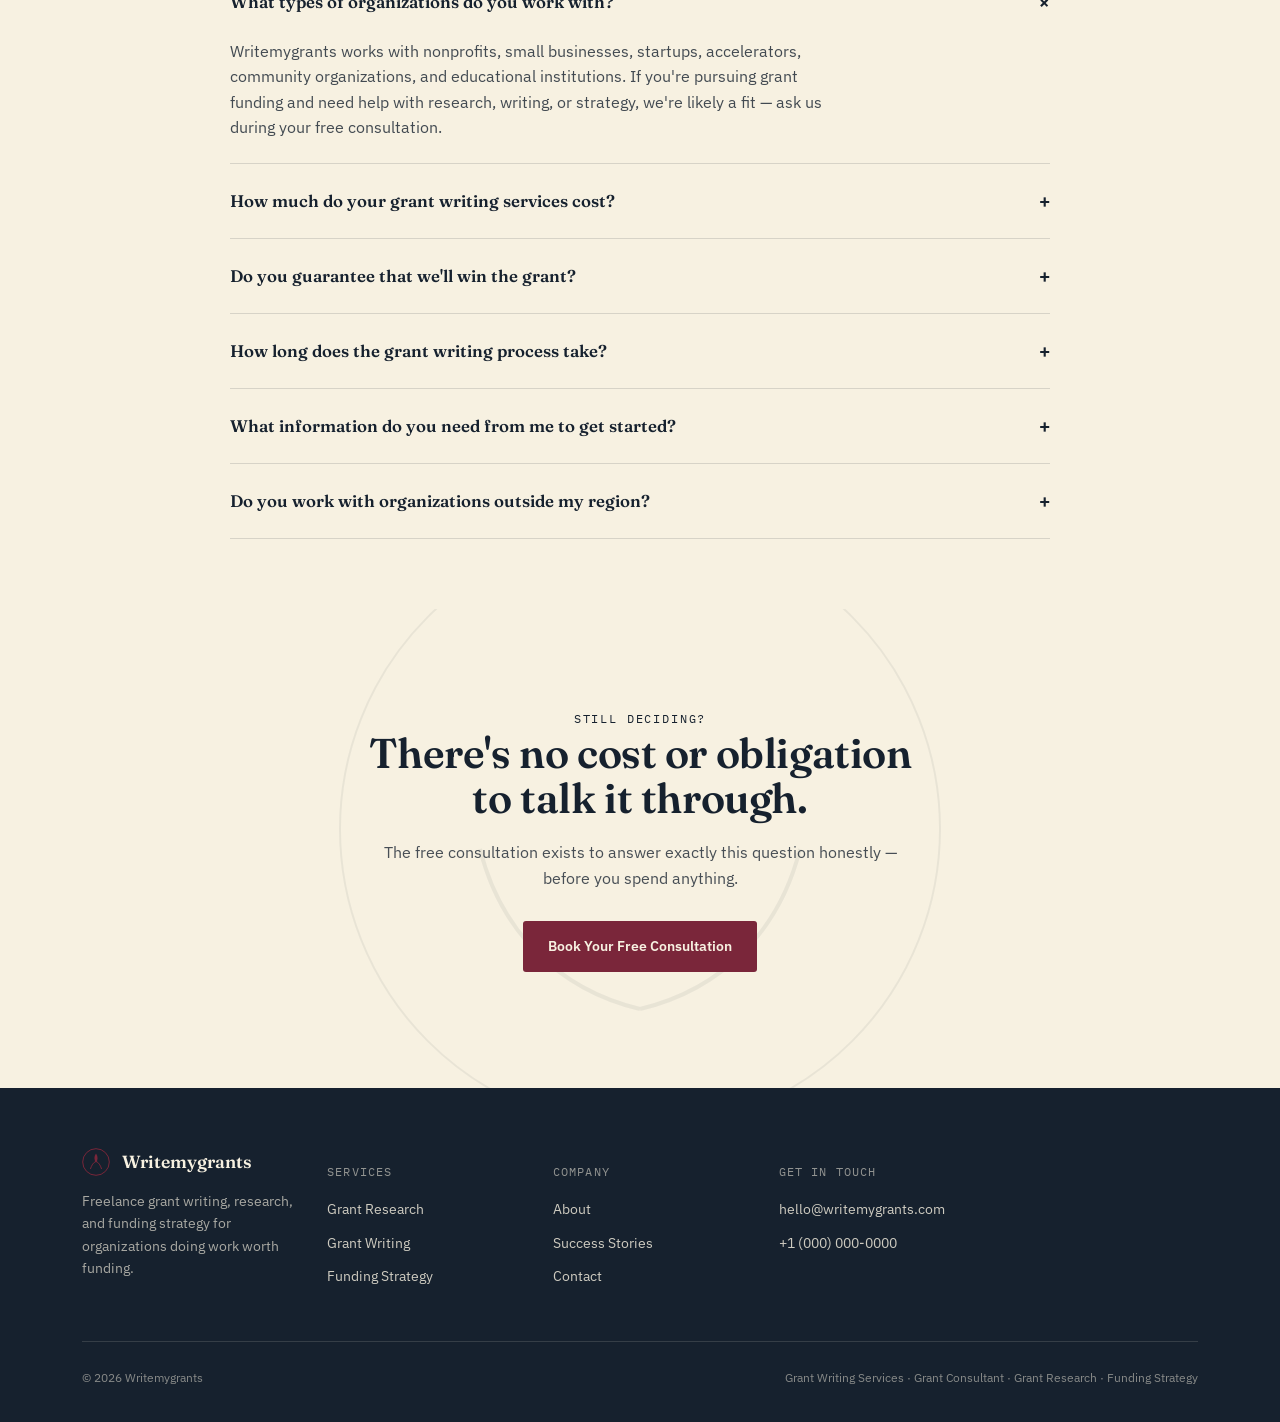
<file: contact.html>
<!DOCTYPE html>
<html lang="en">
<head>
<meta charset="UTF-8">
<meta name="viewport" content="width=device-width, initial-scale=1.0">
<title>Contact Writemygrants | Book a Free Grant Consultation</title>
<meta name="description" content="Ready to pursue grant funding? Contact Writemygrants to book a free consultation and learn how our grant writing and funding strategy services can help you win awards.">
<link rel="preconnect" href="https://fonts.googleapis.com">
<link rel="preconnect" href="https://fonts.gstatic.com" crossorigin>
<link href="https://fonts.googleapis.com/css2?family=Fraunces:ital,opsz,wght@0,9..144,300;0,9..144,500;0,9..144,600;1,9..144,400&family=IBM+Plex+Sans:wght@400;500;600&family=IBM+Plex+Mono:wght@400;500&display=swap" rel="stylesheet">
<link rel="stylesheet" href="styles.css">
</head>
<body>

<header class="site">
  <div class="wrap header-row">
    <a href="index.html" class="brand">
      <svg class="mark" viewBox="0 0 40 40" fill="none">
        <circle cx="20" cy="20" r="19" stroke="var(--olive)" stroke-width="1.4"/>
        <path d="M20 8c-3 4-3 9 0 13 3-4 3-9 0-13z" fill="var(--olive)"/>
        <path d="M12 30c2-6 4-9 8-11" stroke="var(--olive)" stroke-width="1.4" fill="none"/>
        <path d="M28 30c-2-6-4-9-8-11" stroke="var(--olive)" stroke-width="1.4" fill="none"/>
        <path d="M15 25l10-10 2 2-10 10-3 1z" fill="var(--chartreuse-deep)"/>
      </svg>
      Writemygrants
    </a>
    <nav class="main-nav">
      <a href="index.html">Home</a>
      <a href="about.html">About</a>
      <a href="services.html">Services</a>
      <a href="contact.html" class="active">Contact</a>
    </nav>
    <div class="nav-cta">
      <a href="#form" class="btn btn-primary btn-sm">Free Consultation</a>
    </div>
  </div>
</header>

<main>

  <section class="page-hero">
    <div class="wrap">
      <span class="eyebrow">Contact &amp; Consultation</span>
      <h1>Let's talk about what you're trying to fund.</h1>
      <p class="lede">Book a free, 20-minute consultation. We'll talk through your challenges, expectations, realistic grant opportunities, and give you an honest read on next steps.</p>
    </div>
  </section>

  <section class="section" id="form">
    <div class="wrap contact-grid">

      <form class="contact-form" onsubmit="event.preventDefault(); this.querySelector('.form-note').textContent='Thanks — we typically reply within one business day.';">
        <div class="form-row">
          <div>
            <label for="fname">First name</label>
            <input id="fname" name="fname" type="text" required>
          </div>
          <div>
            <label for="lname">Last name</label>
            <input id="lname" name="lname" type="text" required>
          </div>
        </div>
        <div class="form-row">
          <div>
            <label for="email">Email address</label>
            <input id="email" name="email" type="email" required>
          </div>
          <div>
            <label for="phone">Phone number</label>
            <input id="phone" name="phone" type="tel">
          </div>
        </div>
        <div>
          <label for="org">Organization name</label>
          <input id="org" name="org" type="text">
        </div>
        <div>
          <label for="type">Organization type</label>
          <select id="type" name="type">
            <option>Nonprofit</option>
            <option>Small business</option>
            <option>Startup / accelerator</option>
            <option>Community organization</option>
            <option>Educational institution</option>
            <option>Other</option>
          </select>
        </div>
        <div>
          <label for="need">What are you hoping to fund?</label>
          <textarea id="need" name="need" placeholder="Tell us about your program, project, or funding goal — the more detail, the more useful the consultation."></textarea>
        </div>
        <div class="actions">
          <button type="submit" class="btn btn-accent">Book My Free Consultation</button>
        </div>
        <p class="form-note">We typiy reply within one business day. Your information is never shared or sold.</p>
      </form>

      <aside class="contact-side">
        <div class="panel">
          <h4>What happens next</h4>
          <p>1. We review what you share and do a quick eligibility scan.</p>
          <p>2. We hold a free 20-minute call to talk through options.</p>
          <p>3. You get a straightforward recommendation — with or without us.</p>
        </div>
        <div class="panel">
          <h4>Who this is for</h4>
          <p>Nonprofits, small businesses, startups, accelerators, community organizations, and educational institutions actively pursuing grant funding.</p>
        </div>
      </aside>

    </div>
  </section>

  <!-- ===== FAQ ===== -->
  <section class="section-tight" style="border-top:1px solid var(--line);">
    <div class="wrap">
      <div class="section-head center" style="margin-left:auto;margin-right:auto;">
        <span class="eyebrow center">Frequently asked questions</span>
        <h2>Common questions about working with a grant consultant.</h2>
      </div>
      <div class="faq" id="faq">

        <div class="faq-item open">
          <button class="faq-q">What types of organizations do you work with?<span class="plus">+</span></button>
          <div class="faq-a"><p>Writemygrants works with nonprofits, small businesses, startups, accelerators, community organizations, and educational institutions. If you're pursuing grant funding and need help with research, writing, or strategy, we're likely a fit — ask us during your free consultation.</p></div>
        </div>

        <div class="faq-item">
          <button class="faq-q">How much do your grant writing services cost?<span class="plus">+</span></button>
          <div class="faq-a"><p>Pricing depends on project scope — a single proposal is priced differently than an ongoing funding strategy retainer. We'll give you a clear, itemized quote after understanding your goals during the free consultation, with no hidden fees.</p></div>
        </div>

        <div class="faq-item">
          <button class="faq-q">Do you guarantee that we'll win the grant?<span class="plus">+</span></button>
          <div class="faq-a"><p>No ethical grant consultant can guarantee an award — funding decisions are ultimately made by the funder. What we do guarantee is a professionally researched, strategically written, fully compliant application that gives you the strongest realistic chance of success.</p></div>
        </div>

        <div class="faq-item">
          <button class="faq-q">How long does the grant writing process take?<span class="plus">+</span></button>
          <div class="faq-a"><p>Most full proposals take three to six weeks from kickoff to submission, depending on complexity and funder deadlines. Grant application reviews and shorter engagements can move faster — we'll map out a realistic timeline once we know the opportunity.</p></div>
        </div>

        <div class="faq-item">
          <button class="faq-q">What information do you need from me to get started?<span class="plus">+</span></button>
          <div class="faq-a"><p>Generally: an overview of your work, past application outcome(s) , existing budgets, and any grants you're already considering. We'll send a simple intake checklist after your consultation so nothing gets missed.</p></div>
        </div>

        <div class="faq-item">
          <button class="faq-q">Do you work with organizations outside my region?<span class="plus">+</span></button>
          <div class="faq-a"><p>Yes — as a freelance grant consultant, Writemygrants works remotely with clients across the country. Location only matters for grants that are geographically restricted, which we'll flag during research.</p></div>
        </div>

      </div>
    </div>
  </section>

  <section class="cta-final">
    <svg class="cta-wreath" viewBox="0 0 320 320" fill="none">
      <path d="M160 250 C 118 240, 90 210, 80 170" stroke="var(--olive)" stroke-width="2" fill="none"/>
      <path d="M160 250 C 202 240, 230 210, 240 170" stroke="var(--olive)" stroke-width="2" fill="none"/>
      <circle cx="160" cy="160" r="150" stroke="var(--olive)" stroke-width="1"/>
    </svg>
    <div class="wrap inner">
      <span class="eyebrow center">Still deciding?</span>
      <h2>There's no cost or obligation to talk it through.</h2>
      <p>The free consultation exists to answer exactly this question honestly — before you spend anything.</p>
      <div class="actions center">
        <a href="#form" class="btn btn-accent">Book Your Free Consultation</a>
      </div>
    </div>
  </section>

</main>

<footer class="site">
  <div class="wrap">
    <div class="footer-top">
      <div>
        <div class="footer-brand">
          <svg class="mark" viewBox="0 0 40 40" fill="none">
            <circle cx="20" cy="20" r="19" stroke="var(--chartreuse)" stroke-width="1.4"/>
            <path d="M20 8c-3 4-3 9 0 13 3-4 3-9 0-13z" fill="var(--chartreuse)"/>
            <path d="M12 30c2-6 4-9 8-11" stroke="var(--chartreuse)" stroke-width="1.4" fill="none"/>
            <path d="M28 30c-2-6-4-9-8-11" stroke="var(--chartreuse)" stroke-width="1.4" fill="none"/>
          </svg>
          Writemygrants
        </div>
        <p>Freelance grant writing, research, and funding strategy for organizations doing work worth funding.</p>
      </div>
      <div class="footer-col">
        <h4>Services</h4>
        <a href="services.html">Grant Research</a>
        <a href="services.html">Grant Writing</a>
        <a href="services.html">Funding Strategy</a>
      </div>
      <div class="footer-col">
        <h4>Company</h4>
        <a href="about.html">About</a>
        <a href="success-stories.html">Success Stories</a>
        <a href="contact.html">Contact</a>
      </div>
      <div class="footer-col">
        <h4>Get in touch</h4>
        <a href="mailto:hello@writemygrants.com">hello@writemygrants.com</a>
        <a href="tel:+10000000000">+1 (000) 000-0000</a>
      </div>
    </div>
    <div class="footer-bottom">
      <span>© 2026 Writemygrants</span>
      <span>Grant Writing Services · Grant Consultant · Grant Research · Funding Strategy</span>
    </div>
  </div>
</footer>

<script>
  document.querySelectorAll('.faq-item .faq-q').forEach(function(btn){
    btn.addEventListener('click', function(){
      var item = btn.closest('.faq-item');
      var wasOpen = item.classList.contains('open');
      document.querySelectorAll('.faq-item').forEach(function(i){ i.classList.remove('open'); });
      if(!wasOpen){ item.classList.add('open'); }
    });
  });
</script>

</body>
</html>
</file>
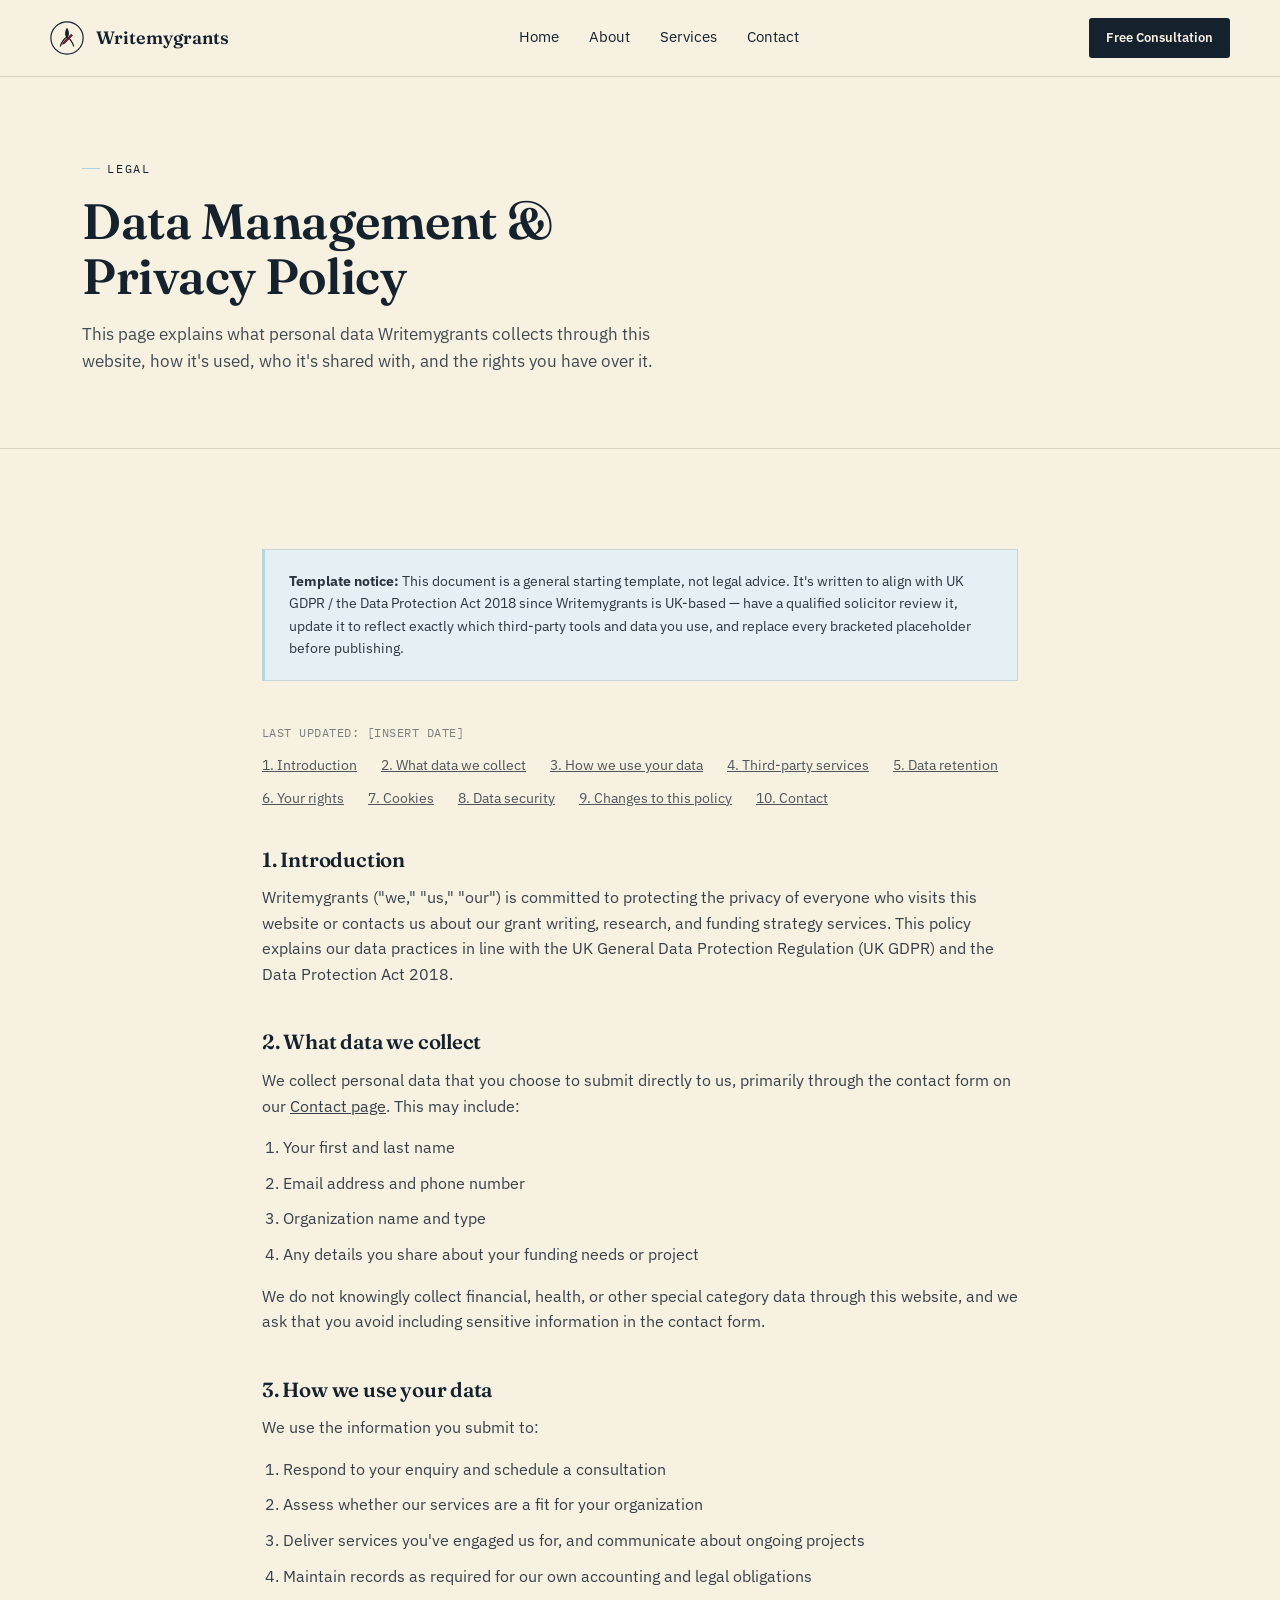
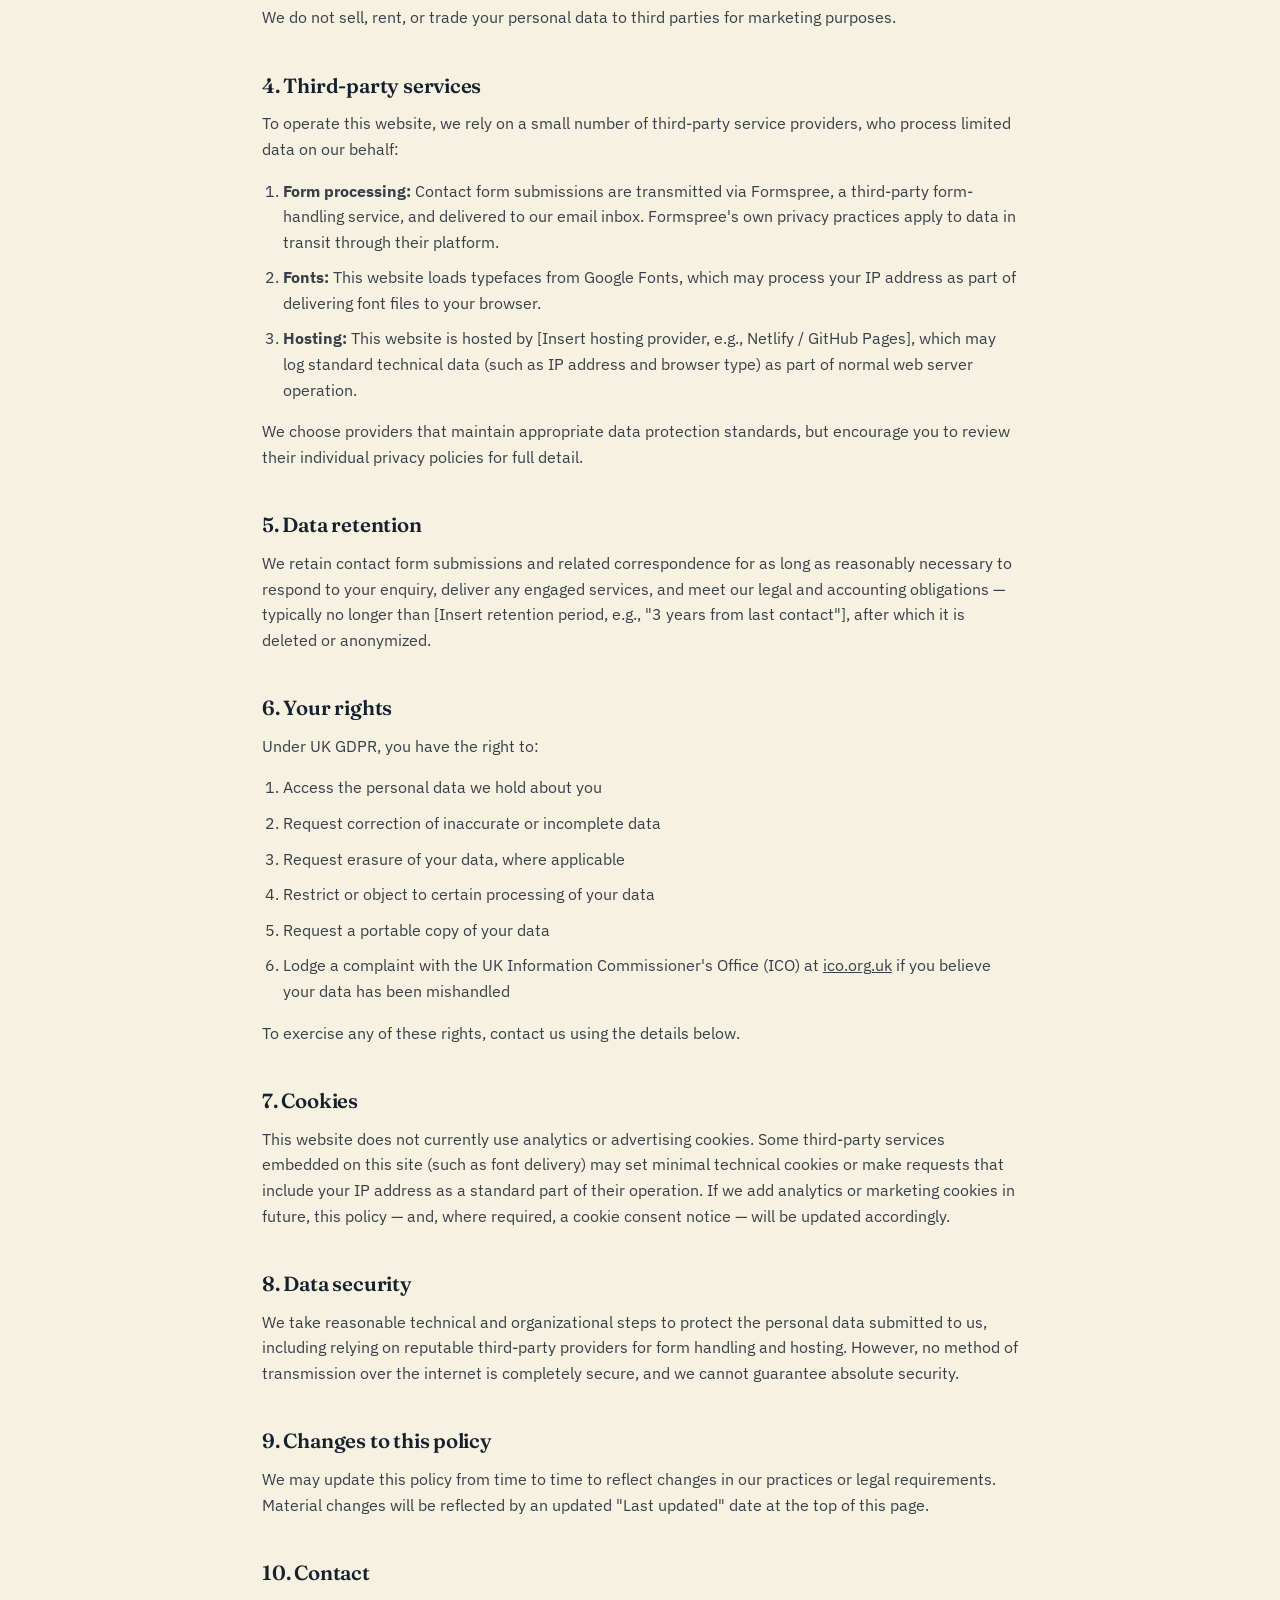
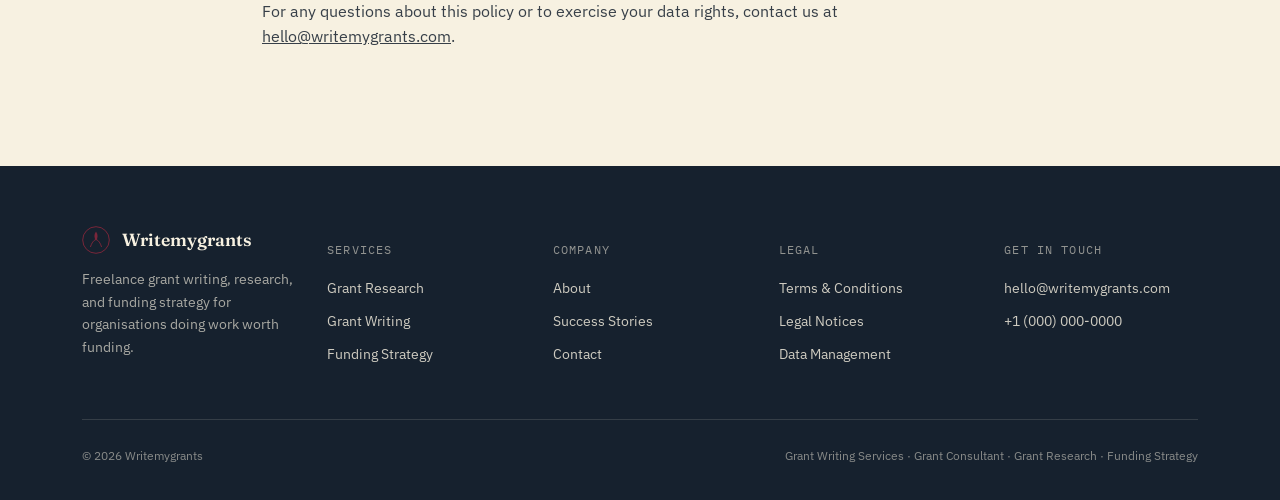
<file: data-management.html>
<!DOCTYPE html> 
<html lang="en">
<head>
<meta charset="UTF-8">
<meta name="viewport" content="width=device-width, initial-scale=1.0">
<title>Data Management &amp; Privacy Policy | Writemygrants</title>
<meta name="description" content="How Writemygrants collects, uses, stores, and protects personal data submitted through this website, including your rights under UK GDPR.">
<meta name="robots" content="noindex">
<link rel="preconnect" href="https://fonts.googleapis.com">
<link rel="preconnect" href="https://fonts.gstatic.com" crossorigin>
<link href="https://fonts.googleapis.com/css2?family=Fraunces:ital,opsz,wght@0,9..144,300;0,9..144,500;0,9..144,600;1,9..144,400&family=IBM+Plex+Sans:wght@400;500;600&family=IBM+Plex+Mono:wght@400;500&display=swap" rel="stylesheet">
<link rel="stylesheet" href="styles.css">
</head>
<body>

<header class="site">
  <div class="wrap header-row">
    <a href="index.html" class="brand">
      <svg class="mark" viewBox="0 0 40 40" fill="none">
        <circle cx="20" cy="20" r="19" stroke="var(--olive)" stroke-width="1.4"/>
        <path d="M20 8c-3 4-3 9 0 13 3-4 3-9 0-13z" fill="var(--olive)"/>
        <path d="M12 30c2-6 4-9 8-11" stroke="var(--olive)" stroke-width="1.4" fill="none"/>
        <path d="M28 30c-2-6-4-9-8-11" stroke="var(--olive)" stroke-width="1.4" fill="none"/>
        <path d="M15 25l10-10 2 2-10 10-3 1z" fill="var(--chartreuse-deep)"/>
      </svg>
      Writemygrants
    </a>
    <nav class="main-nav">
      <a href="index.html">Home</a>
      <a href="about.html">About</a>
      <a href="services.html">Services</a>
      <a href="contact.html">Contact</a>
    </nav>
    <div class="nav-cta">
      <a href="contact.html" class="btn btn-primary btn-sm">Free Consultation</a>
    </div>
  </div>
</header>

<main>

  <section class="page-hero">
    <div class="wrap">
      <span class="eyebrow">Legal</span>
      <h1>Data Management &amp; Privacy Policy</h1>
      <p class="lede">This page explains what personal data Writemygrants collects through this website, how it's used, who it's shared with, and the rights you have over it.</p>
    </div>
  </section>

  <section class="section">
    <div class="wrap wrap-narrow legal-page">

      <div class="legal-note">
        <strong>Template notice:</strong> This document is a general starting template, not legal advice. It's written to align with UK GDPR / the Data Protection Act 2018 since Writemygrants is UK-based — have a qualified solicitor review it, update it to reflect exactly which third-party tools and data you use, and replace every bracketed placeholder before publishing.
      </div>

      <p class="updated">Last updated: [Insert date]</p>

      <div class="legal-toc">
        <a href="#intro">1. Introduction</a>
        <a href="#collect">2. What data we collect</a>
        <a href="#use">3. How we use your data</a>
        <a href="#thirdparty">4. Third-party services</a>
        <a href="#retention">5. Data retention</a>
        <a href="#rights">6. Your rights</a>
        <a href="#cookies">7. Cookies</a>
        <a href="#security">8. Data security</a>
        <a href="#changes">9. Changes to this policy</a>
        <a href="#contact">10. Contact</a>
      </div>

      <h2 id="intro">1. Introduction</h2>
      <p>Writemygrants ("we," "us," "our") is committed to protecting the privacy of everyone who visits this website or contacts us about our grant writing, research, and funding strategy services. This policy explains our data practices in line with the UK General Data Protection Regulation (UK GDPR) and the Data Protection Act 2018.</p>

      <h2 id="collect">2. What data we collect</h2>
      <p>We collect personal data that you choose to submit directly to us, primarily through the contact form on our <a href="contact.html">Contact page</a>. This may include:</p>
      <ol class="legal-list">
        <li>Your first and last name</li>
        <li>Email address and phone number</li>
        <li>Organization name and type</li>
        <li>Any details you share about your funding needs or project</li>
      </ol>
      <p>We do not knowingly collect financial, health, or other special category data through this website, and we ask that you avoid including sensitive information in the contact form.</p>

      <h2 id="use">3. How we use your data</h2>
      <p>We use the information you submit to:</p>
      <ol class="legal-list">
        <li>Respond to your enquiry and schedule a consultation</li>
        <li>Assess whether our services are a fit for your organization</li>
        <li>Deliver services you've engaged us for, and communicate about ongoing projects</li>
        <li>Maintain records as required for our own accounting and legal obligations</li>
      </ol>
      <p>We do not sell, rent, or trade your personal data to third parties for marketing purposes.</p>

      <h2 id="thirdparty">4. Third-party services</h2>
      <p>To operate this website, we rely on a small number of third-party service providers, who process limited data on our behalf:</p>
      <ol class="legal-list">
        <li><strong>Form processing:</strong> Contact form submissions are transmitted via Formspree, a third-party form-handling service, and delivered to our email inbox. Formspree's own privacy practices apply to data in transit through their platform.</li>
        <li><strong>Fonts:</strong> This website loads typefaces from Google Fonts, which may process your IP address as part of delivering font files to your browser.</li>
        <li><strong>Hosting:</strong> This website is hosted by [Insert hosting provider, e.g., Netlify / GitHub Pages], which may log standard technical data (such as IP address and browser type) as part of normal web server operation.</li>
      </ol>
      <p>We choose providers that maintain appropriate data protection standards, but encourage you to review their individual privacy policies for full detail.</p>

      <h2 id="retention">5. Data retention</h2>
      <p>We retain contact form submissions and related correspondence for as long as reasonably necessary to respond to your enquiry, deliver any engaged services, and meet our legal and accounting obligations — typically no longer than [Insert retention period, e.g., "3 years from last contact"], after which it is deleted or anonymized.</p>

      <h2 id="rights">6. Your rights</h2>
      <p>Under UK GDPR, you have the right to:</p>
      <ol class="legal-list">
        <li>Access the personal data we hold about you</li>
        <li>Request correction of inaccurate or incomplete data</li>
        <li>Request erasure of your data, where applicable</li>
        <li>Restrict or object to certain processing of your data</li>
        <li>Request a portable copy of your data</li>
        <li>Lodge a complaint with the UK Information Commissioner's Office (ICO) at <a href="https://ico.org.uk" target="_blank" rel="noopener">ico.org.uk</a> if you believe your data has been mishandled</li>
      </ol>
      <p>To exercise any of these rights, contact us using the details below.</p>

      <h2 id="cookies">7. Cookies</h2>
      <p>This website does not currently use analytics or advertising cookies. Some third-party services embedded on this site (such as font delivery) may set minimal technical cookies or make requests that include your IP address as a standard part of their operation. If we add analytics or marketing cookies in future, this policy — and, where required, a cookie consent notice — will be updated accordingly.</p>

      <h2 id="security">8. Data security</h2>
      <p>We take reasonable technical and organizational steps to protect the personal data submitted to us, including relying on reputable third-party providers for form handling and hosting. However, no method of transmission over the internet is completely secure, and we cannot guarantee absolute security.</p>

      <h2 id="changes">9. Changes to this policy</h2>
      <p>We may update this policy from time to time to reflect changes in our practices or legal requirements. Material changes will be reflected by an updated "Last updated" date at the top of this page.</p>

      <h2 id="contact">10. Contact</h2>
      <p>For any questions about this policy or to exercise your data rights, contact us at <a href="mailto:hello@writemygrants.com">hello@writemygrants.com</a>.</p>

    </div>
  </section>

</main>

<footer class="site">
  <div class="wrap">
    <div class="footer-top">
      <div>
        <div class="footer-brand">
          <svg class="mark" viewBox="0 0 40 40" fill="none">
            <circle cx="20" cy="20" r="19" stroke="var(--chartreuse)" stroke-width="1.4"/>
            <path d="M20 8c-3 4-3 9 0 13 3-4 3-9 0-13z" fill="var(--chartreuse)"/>
            <path d="M12 30c2-6 4-9 8-11" stroke="var(--chartreuse)" stroke-width="1.4" fill="none"/>
            <path d="M28 30c-2-6-4-9-8-11" stroke="var(--chartreuse)" stroke-width="1.4" fill="none"/>
          </svg>
          Writemygrants
        </div>
        <p>Freelance grant writing, research, and funding strategy for organisations doing work worth funding.</p>
      </div>
      <div class="footer-col">
        <h4>Services</h4>
        <a href="services.html">Grant Research</a>
        <a href="services.html">Grant Writing</a>
        <a href="services.html">Funding Strategy</a>
      </div>
      <div class="footer-col">
        <h4>Company</h4>
        <a href="about.html">About</a>
        <a href="success-stories.html">Success Stories</a>
        <a href="contact.html">Contact</a>
      </div>
      <div class="footer-col">
        <h4>Legal</h4>
        <a href="terms.html">Terms &amp; Conditions</a>
        <a href="legal.html">Legal Notices</a>
        <a href="data-management.html">Data Management</a>
      </div>
      <div class="footer-col">
        <h4>Get in touch</h4>
        <a href="mailto:hello@writemygrants.com">hello@writemygrants.com</a>
        <a href="tel:+10000000000">+1 (000) 000-0000</a>
      </div>
    </div>
    <div class="footer-bottom">
      <span>© 2026 Writemygrants</span>
      <span>Grant Writing Services · Grant Consultant · Grant Research · Funding Strategy</span>
    </div>
  </div>
</footer>

</body>
</html>
</file>
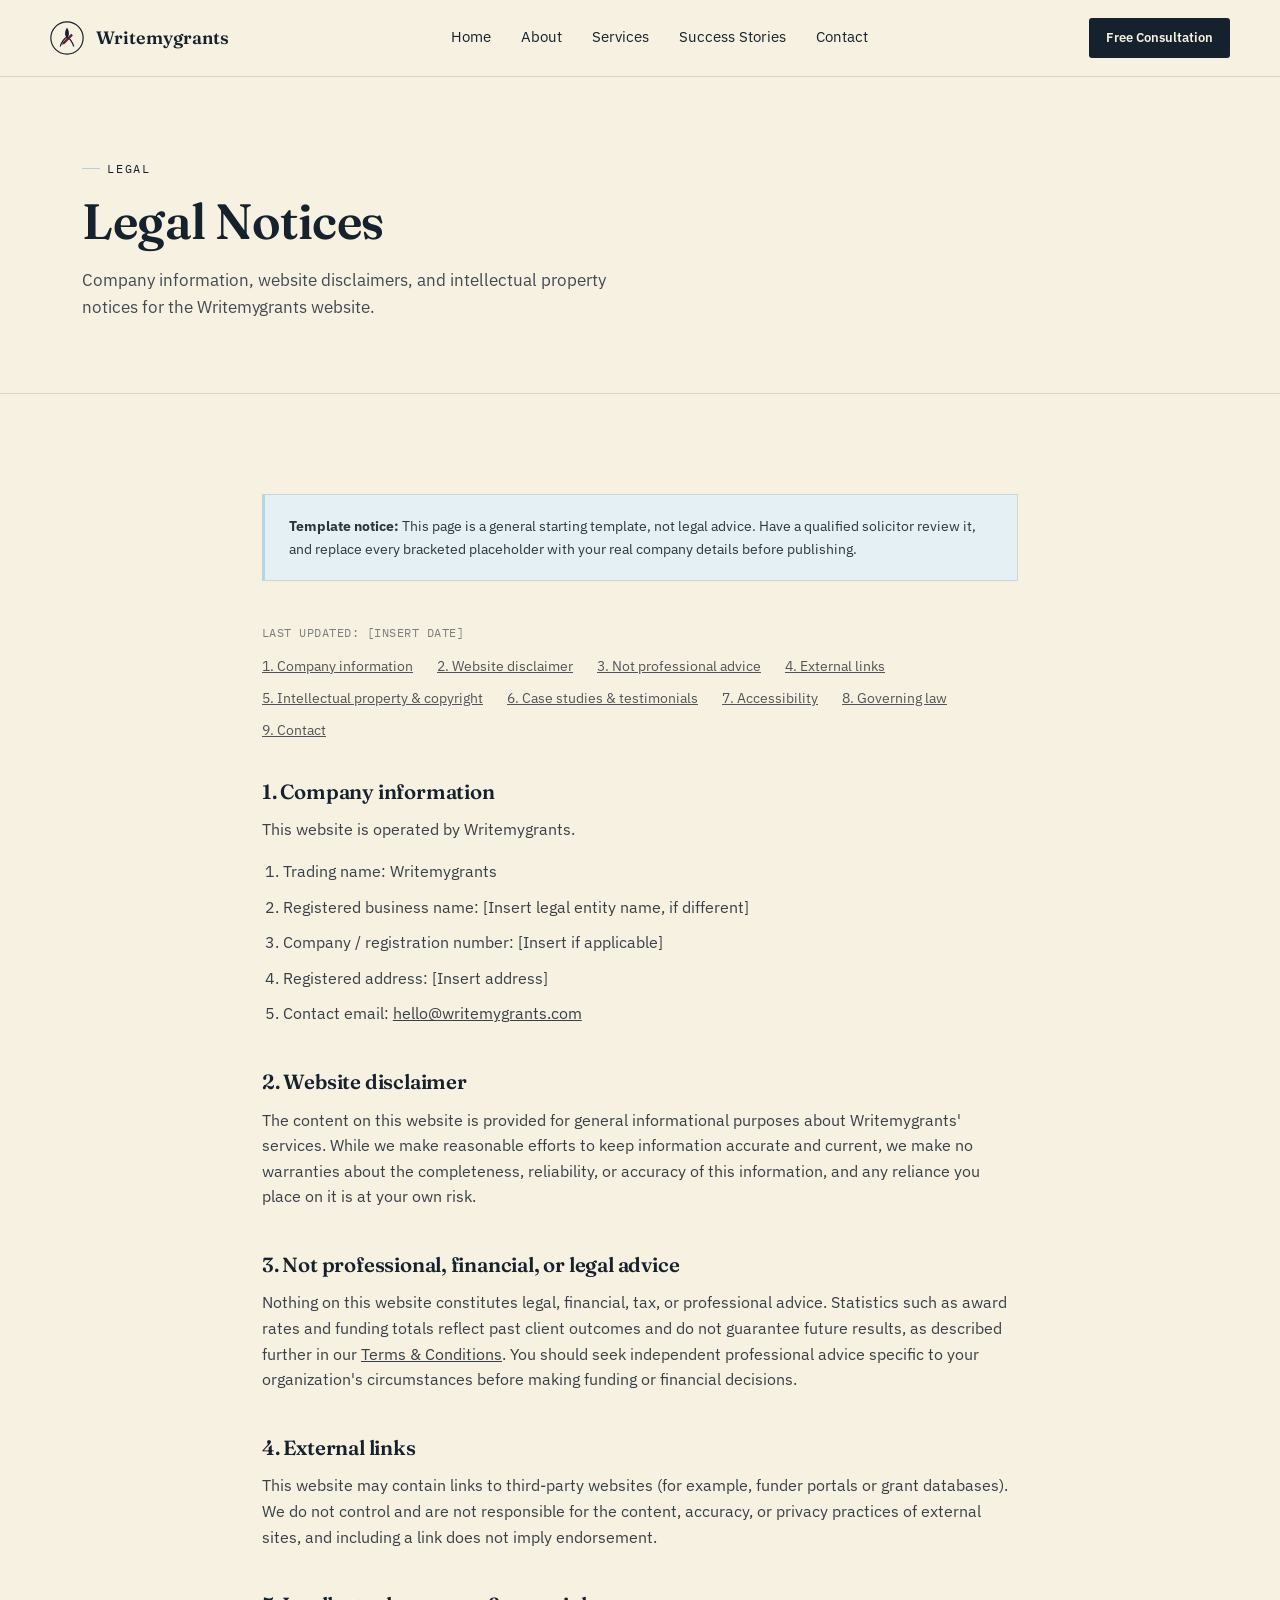
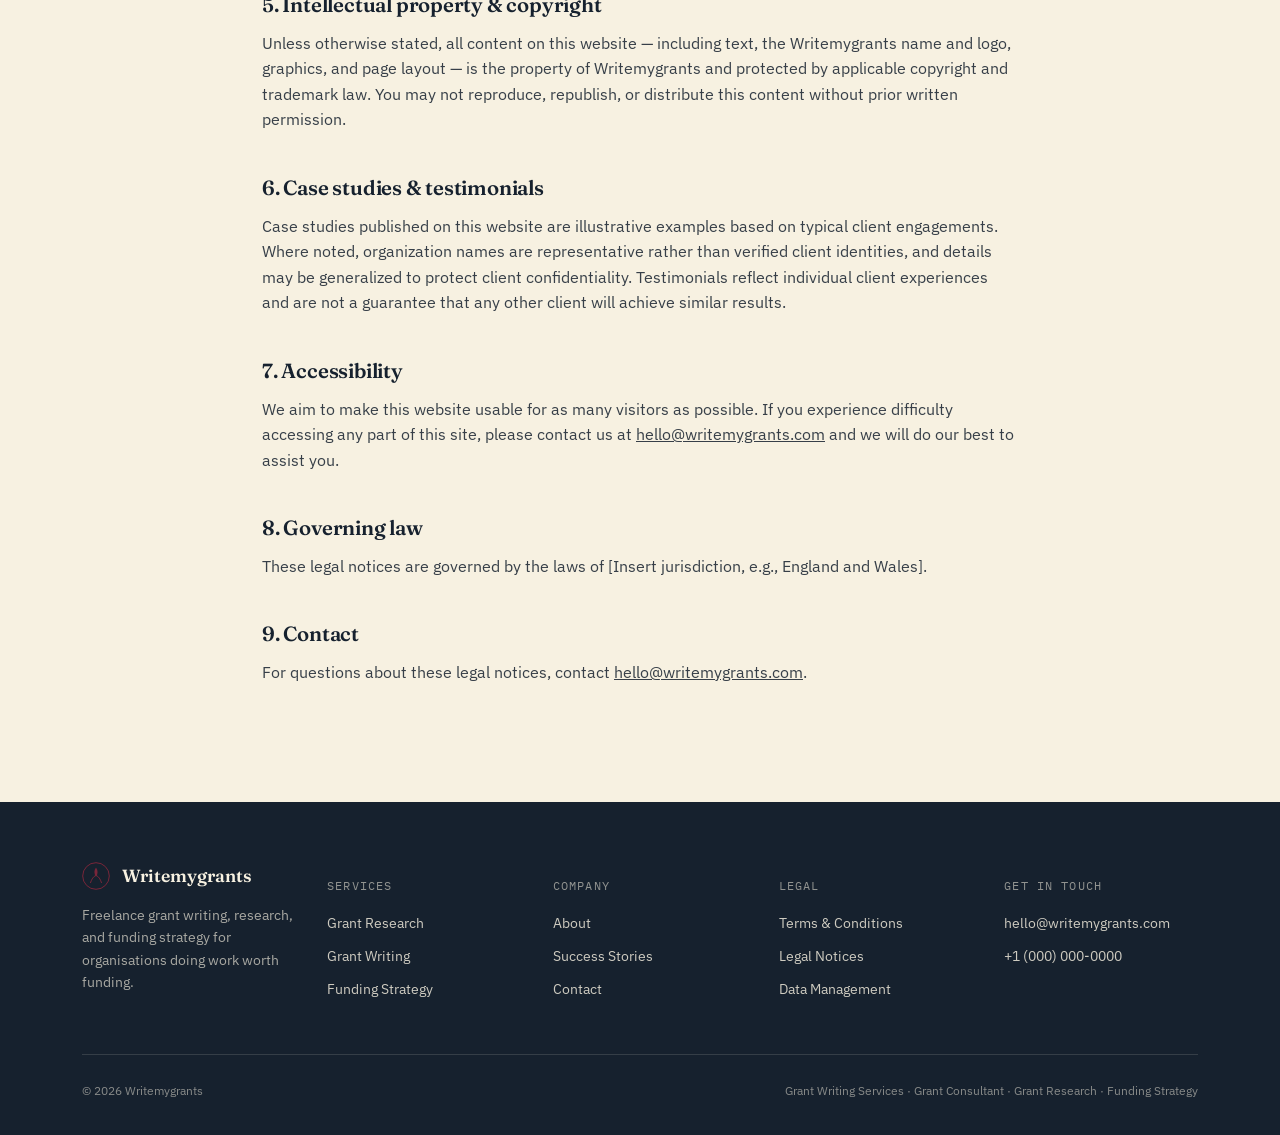
<file: legal.html>
<!DOCTYPE html>
<html lang="en">
<head>
<meta charset="UTF-8">
<meta name="viewport" content="width=device-width, initial-scale=1.0">
<title>Legal Notices | Writemygrants</title>
<meta name="description" content="Legal notices, disclaimers, and company information for the Writemygrants website.">
<meta name="robots" content="noindex">
<link rel="preconnect" href="https://fonts.googleapis.com">
<link rel="preconnect" href="https://fonts.gstatic.com" crossorigin>
<link href="https://fonts.googleapis.com/css2?family=Fraunces:ital,opsz,wght@0,9..144,300;0,9..144,500;0,9..144,600;1,9..144,400&family=IBM+Plex+Sans:wght@400;500;600&family=IBM+Plex+Mono:wght@400;500&display=swap" rel="stylesheet">
<link rel="stylesheet" href="styles.css">
</head>
<body>

<header class="site">
  <div class="wrap header-row">
    <a href="index.html" class="brand">
      <svg class="mark" viewBox="0 0 40 40" fill="none">
        <circle cx="20" cy="20" r="19" stroke="var(--olive)" stroke-width="1.4"/>
        <path d="M20 8c-3 4-3 9 0 13 3-4 3-9 0-13z" fill="var(--olive)"/>
        <path d="M12 30c2-6 4-9 8-11" stroke="var(--olive)" stroke-width="1.4" fill="none"/>
        <path d="M28 30c-2-6-4-9-8-11" stroke="var(--olive)" stroke-width="1.4" fill="none"/>
        <path d="M15 25l10-10 2 2-10 10-3 1z" fill="var(--chartreuse-deep)"/>
      </svg>
      Writemygrants
    </a>
    <nav class="main-nav">
      <a href="index.html">Home</a>
      <a href="about.html">About</a>
      <a href="services.html">Services</a>
      <a href="success-stories.html">Success Stories</a>
      <a href="contact.html">Contact</a>
    </nav>
    <div class="nav-cta">
      <a href="contact.html" class="btn btn-primary btn-sm">Free Consultation</a>
    </div>
  </div>
</header>

<main>

  <section class="page-hero">
    <div class="wrap">
      <span class="eyebrow">Legal</span>
      <h1>Legal Notices</h1>
      <p class="lede">Company information, website disclaimers, and intellectual property notices for the Writemygrants website.</p>
    </div>
  </section>

  <section class="section">
    <div class="wrap wrap-narrow legal-page">

      <div class="legal-note">
        <strong>Template notice:</strong> This page is a general starting template, not legal advice. Have a qualified solicitor review it, and replace every bracketed placeholder with your real company details before publishing.
      </div>

      <p class="updated">Last updated: [Insert date]</p>

      <div class="legal-toc">
        <a href="#company">1. Company information</a>
        <a href="#disclaimer">2. Website disclaimer</a>
        <a href="#advice">3. Not professional advice</a>
        <a href="#links">4. External links</a>
        <a href="#ip">5. Intellectual property &amp; copyright</a>
        <a href="#casestudies">6. Case studies &amp; testimonials</a>
        <a href="#accessibility">7. Accessibility</a>
        <a href="#law">8. Governing law</a>
        <a href="#contact">9. Contact</a>
      </div>

      <h2 id="company">1. Company information</h2>
      <p>This website is operated by Writemygrants.</p>
      <ol class="legal-list">
        <li>Trading name: Writemygrants</li>
        <li>Registered business name: [Insert legal entity name, if different]</li>
        <li>Company / registration number: [Insert if applicable]</li>
        <li>Registered address: [Insert address]</li>
        <li>Contact email: <a href="mailto:hello@writemygrants.com">hello@writemygrants.com</a></li>
      </ol>

      <h2 id="disclaimer">2. Website disclaimer</h2>
      <p>The content on this website is provided for general informational purposes about Writemygrants' services. While we make reasonable efforts to keep information accurate and current, we make no warranties about the completeness, reliability, or accuracy of this information, and any reliance you place on it is at your own risk.</p>

      <h2 id="advice">3. Not professional, financial, or legal advice</h2>
      <p>Nothing on this website constitutes legal, financial, tax, or professional advice. Statistics such as award rates and funding totals reflect past client outcomes and do not guarantee future results, as described further in our <a href="terms.html">Terms &amp; Conditions</a>. You should seek independent professional advice specific to your organization's circumstances before making funding or financial decisions.</p>

      <h2 id="links">4. External links</h2>
      <p>This website may contain links to third-party websites (for example, funder portals or grant databases). We do not control and are not responsible for the content, accuracy, or privacy practices of external sites, and including a link does not imply endorsement.</p>

      <h2 id="ip">5. Intellectual property &amp; copyright</h2>
      <p>Unless otherwise stated, all content on this website — including text, the Writemygrants name and logo, graphics, and page layout — is the property of Writemygrants and protected by applicable copyright and trademark law. You may not reproduce, republish, or distribute this content without prior written permission.</p>

      <h2 id="casestudies">6. Case studies &amp; testimonials</h2>
      <p>Case studies published on this website are illustrative examples based on typical client engagements. Where noted, organization names are representative rather than verified client identities, and details may be generalized to protect client confidentiality. Testimonials reflect individual client experiences and are not a guarantee that any other client will achieve similar results.</p>

      <h2 id="accessibility">7. Accessibility</h2>
      <p>We aim to make this website usable for as many visitors as possible. If you experience difficulty accessing any part of this site, please contact us at <a href="mailto:hello@writemygrants.com">hello@writemygrants.com</a> and we will do our best to assist you.</p>

      <h2 id="law">8. Governing law</h2>
      <p>These legal notices are governed by the laws of [Insert jurisdiction, e.g., England and Wales].</p>

      <h2 id="contact">9. Contact</h2>
      <p>For questions about these legal notices, contact <a href="mailto:hello@writemygrants.com">hello@writemygrants.com</a>.</p>

    </div>
  </section>

</main>

<footer class="site">
  <div class="wrap">
    <div class="footer-top">
      <div>
        <div class="footer-brand">
          <svg class="mark" viewBox="0 0 40 40" fill="none">
            <circle cx="20" cy="20" r="19" stroke="var(--chartreuse)" stroke-width="1.4"/>
            <path d="M20 8c-3 4-3 9 0 13 3-4 3-9 0-13z" fill="var(--chartreuse)"/>
            <path d="M12 30c2-6 4-9 8-11" stroke="var(--chartreuse)" stroke-width="1.4" fill="none"/>
            <path d="M28 30c-2-6-4-9-8-11" stroke="var(--chartreuse)" stroke-width="1.4" fill="none"/>
          </svg>
          Writemygrants
        </div>
        <p>Freelance grant writing, research, and funding strategy for organisations doing work worth funding.</p>
      </div>
      <div class="footer-col">
        <h4>Services</h4>
        <a href="services.html">Grant Research</a>
        <a href="services.html">Grant Writing</a>
        <a href="services.html">Funding Strategy</a>
      </div>
      <div class="footer-col">
        <h4>Company</h4>
        <a href="about.html">About</a>
        <a href="success-stories.html">Success Stories</a>
        <a href="contact.html">Contact</a>
      </div>
      <div class="footer-col">
        <h4>Legal</h4>
        <a href="terms.html">Terms &amp; Conditions</a>
        <a href="legal.html">Legal Notices</a>
        <a href="data-management.html">Data Management</a>
      </div>
      <div class="footer-col">
        <h4>Get in touch</h4>
        <a href="mailto:hello@writemygrants.com">hello@writemygrants.com</a>
        <a href="tel:+10000000000">+1 (000) 000-0000</a>
      </div>
    </div>
    <div class="footer-bottom">
      <span>© 2026 Writemygrants</span>
      <span>Grant Writing Services · Grant Consultant · Grant Research · Funding Strategy</span>
    </div>
  </div>
</footer>

</body>
</html>
</file>
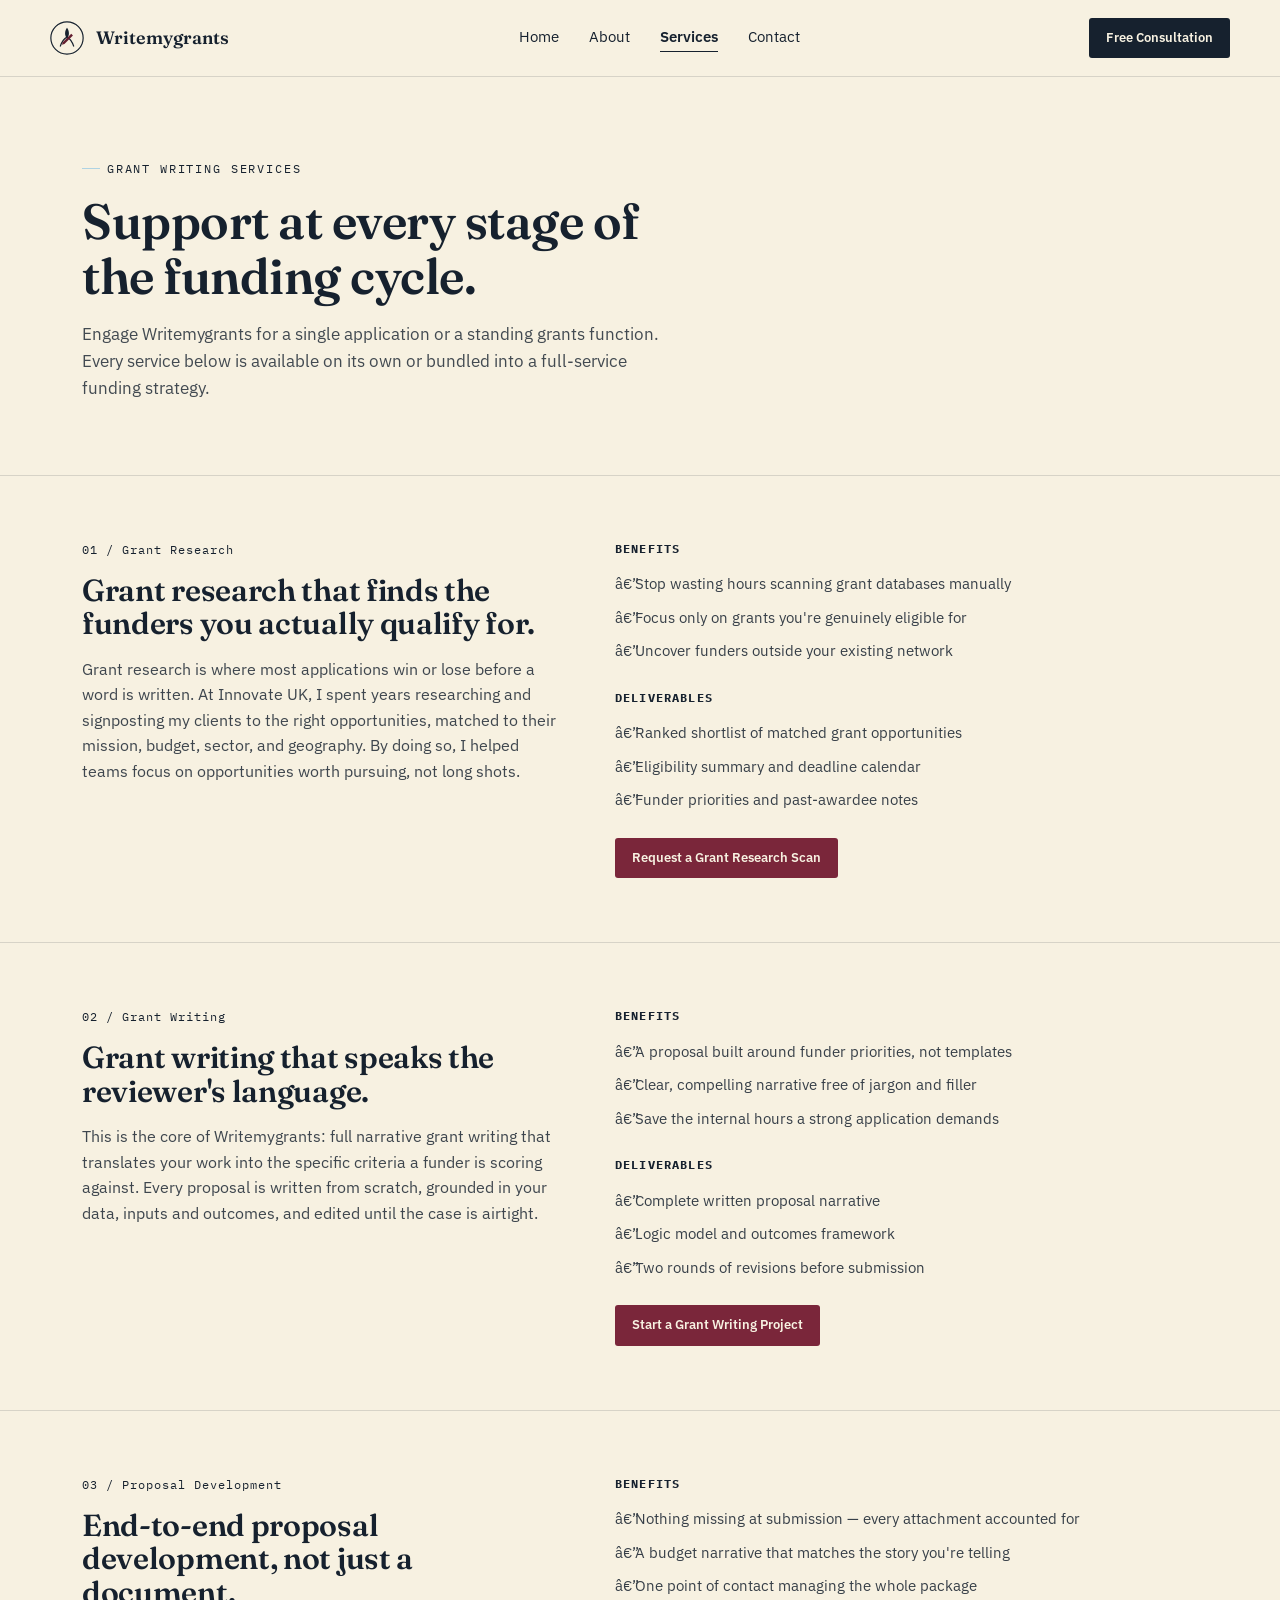
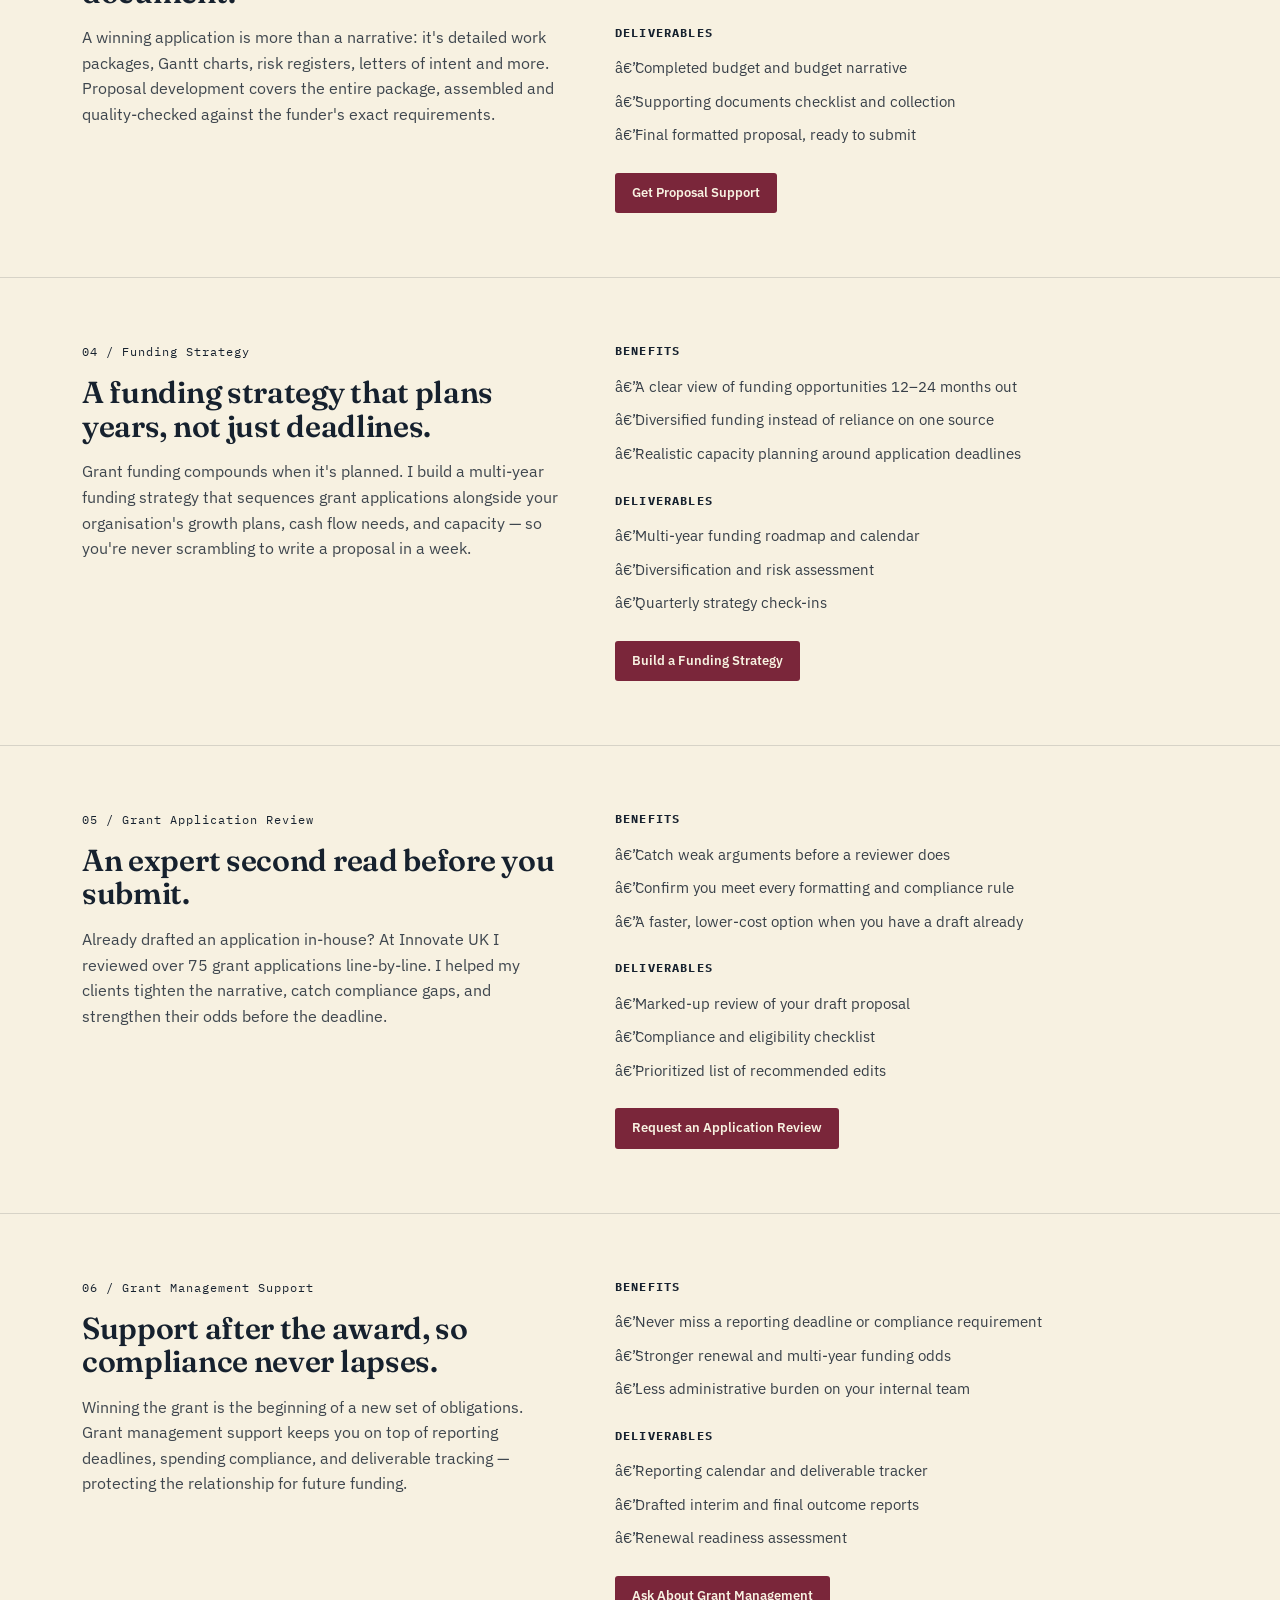
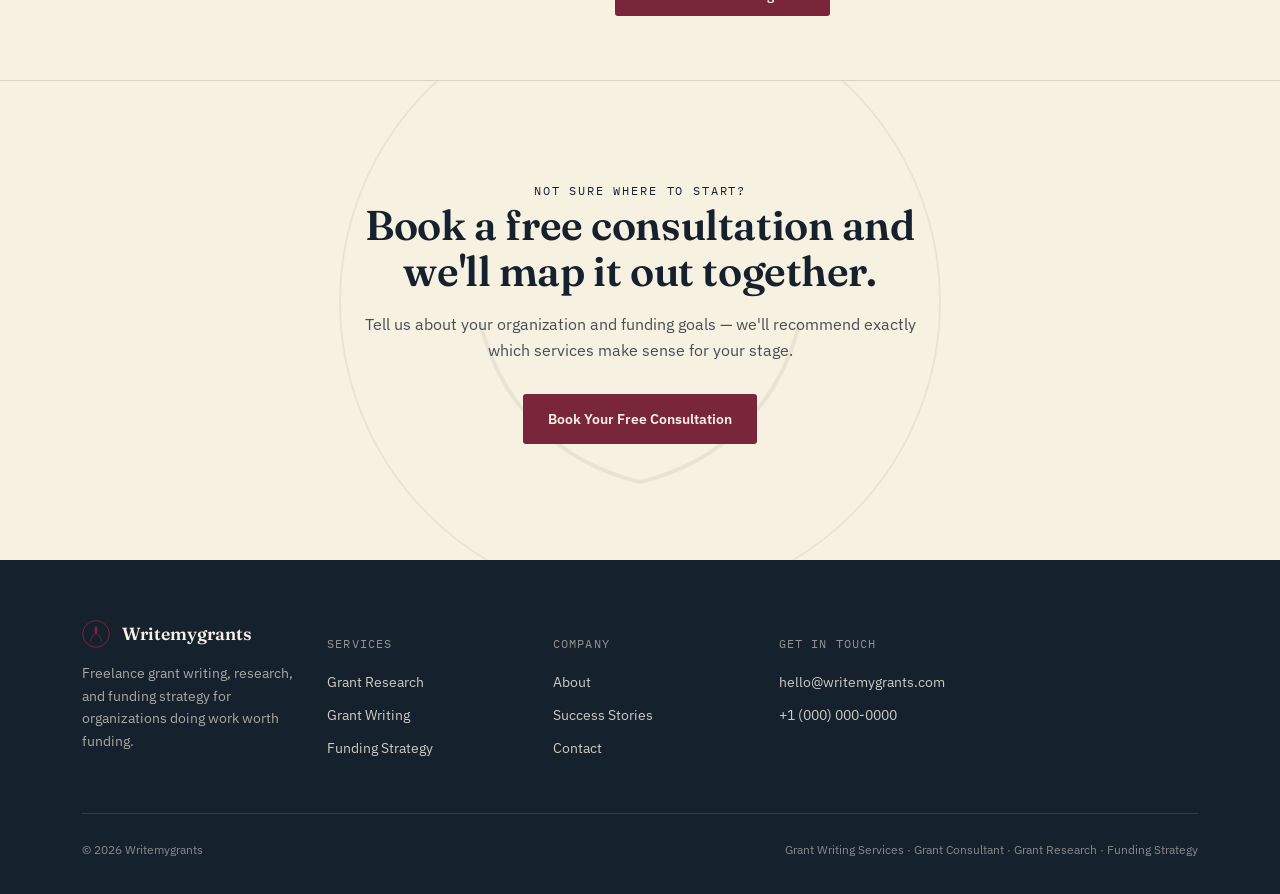
<file: services.html>
<!DOCTYPE html>
<html lang="en">
<head>
<meta charset="UTF-8">
<meta name="viewport" content="width=device-width, initial-scale=1.0">
<title>Grant Writing &amp; Grant Research Services | Writemygrants</title>
<meta name="description" content="Explore Writemygrants' full range of grant services: grant research, grant writing, proposal development, funding strategy, application review, and grant management support.">
<link rel="preconnect" href="https://fonts.googleapis.com">
<link rel="preconnect" href="https://fonts.gstatic.com" crossorigin>
<link href="https://fonts.googleapis.com/css2?family=Fraunces:ital,opsz,wght@0,9..144,300;0,9..144,500;0,9..144,600;1,9..144,400&family=IBM+Plex+Sans:wght@400;500;600&family=IBM+Plex+Mono:wght@400;500&display=swap" rel="stylesheet">
<link rel="stylesheet" href="styles.css">
</head>
<body>

<header class="site">
  <div class="wrap header-row">
    <a href="index.html" class="brand">
      <svg class="mark" viewBox="0 0 40 40" fill="none">
        <circle cx="20" cy="20" r="19" stroke="var(--olive)" stroke-width="1.4"/>
        <path d="M20 8c-3 4-3 9 0 13 3-4 3-9 0-13z" fill="var(--olive)"/>
        <path d="M12 30c2-6 4-9 8-11" stroke="var(--olive)" stroke-width="1.4" fill="none"/>
        <path d="M28 30c-2-6-4-9-8-11" stroke="var(--olive)" stroke-width="1.4" fill="none"/>
        <path d="M15 25l10-10 2 2-10 10-3 1z" fill="var(--chartreuse-deep)"/>
      </svg>
      Writemygrants
    </a>
    <nav class="main-nav">
      <a href="index.html">Home</a>
      <a href="about.html">About</a>
      <a href="services.html" class="active">Services</a>
      <a href="contact.html">Contact</a>
    </nav>
    <div class="nav-cta">
      <a href="contact.html" class="btn btn-primary btn-sm">Free Consultation</a>
    </div>
  </div>
</header>

<main>

  <section class="page-hero">
    <div class="wrap">
      <span class="eyebrow">Grant Writing Services</span>
      <h1>Support at every stage of the funding cycle.</h1>
      <p class="lede">Engage Writemygrants for a single application or a standing grants function. Every service below is available on its own or bundled into a full-service funding strategy.</p>
    </div>
  </section>

  <!-- 1. GRANT RESEARCH -->
  <section class="service-block">
    <div class="wrap service-block-grid">
      <div>
        <span class="index">01 / Grant Research</span>
        <h2>Grant research that finds the funders you actually qualify for.</h2>
        <p class="desc">Grant research is where most applications win or lose before a word is written. At Innovate UK, I spent years researching and signposting my clients to the right opportunities, matched to their mission, budget, sector, and geography. By doing so, I helped teams focus on opportunities worth pursuing, not long shots.</p>
      </div>
      <div class="service-side">
        <div class="col">
          <h4>Benefits</h4>
          <ul>
            <li>Stop wasting hours scanning grant databases manually</li>
            <li>Focus only on grants you're genuinely eligible for</li>
            <li>Uncover funders outside your existing network</li>
          </ul>
        </div>
        <div class="col">
          <h4>Deliverables</h4>
          <ul>
            <li>Ranked shortlist of matched grant opportunities</li>
            <li>Eligibility summary and deadline calendar</li>
            <li>Funder priorities and past-awardee notes</li>
          </ul>
        </div>
        <div class="cta-row">
          <a href="contact.html" class="btn btn-accent btn-sm">Request a Grant Research Scan</a>
        </div>
      </div>
    </div>
  </section>

  <!-- 2. GRANT WRITING -->
  <section class="service-block">
    <div class="wrap service-block-grid">
      <div>
        <span class="index">02 / Grant Writing</span>
        <h2>Grant writing that speaks the reviewer's language.</h2>
        <p class="desc">This is the core of Writemygrants: full narrative grant writing that translates your work into the specific criteria a funder is scoring against. Every proposal is written from scratch, grounded in your data, inputs and outcomes, and edited until the case is airtight.</p>
      </div>
      <div class="service-side">
        <div class="col">
          <h4>Benefits</h4>
          <ul>
            <li>A proposal built around funder priorities, not templates</li>
            <li>Clear, compelling narrative free of jargon and filler</li>
            <li>Save the internal hours a strong application demands</li>
          </ul>
        </div>
        <div class="col">
          <h4>Deliverables</h4>
          <ul>
            <li>Complete written proposal narrative</li>
            <li>Logic model and outcomes framework</li>
            <li>Two rounds of revisions before submission</li>
          </ul>
        </div>
        <div class="cta-row">
          <a href="contact.html" class="btn btn-accent btn-sm">Start a Grant Writing Project</a>
        </div>
      </div>
    </div>
  </section>

  <!-- 3. PROPOSAL DEVELOPMENT -->
  <section class="service-block">
    <div class="wrap service-block-grid">
      <div>
        <span class="index">03 / Proposal Development</span>
        <h2>End-to-end proposal development, not just a document.</h2>
        <p class="desc">A winning application is more than a narrative: it's detailed work packages, Gantt charts, risk registers, letters of intent and more. Proposal development covers the entire package, assembled and quality-checked against the funder's exact requirements.</p>
      </div>
      <div class="service-side">
        <div class="col">
          <h4>Benefits</h4>
          <ul>
            <li>Nothing missing at submission — every attachment accounted for</li>
            <li>A budget narrative that matches the story you're telling</li>
            <li>One point of contact managing the whole package</li>
          </ul>
        </div>
        <div class="col">
          <h4>Deliverables</h4>
          <ul>
            <li>Completed budget and budget narrative</li>
            <li>Supporting documents checklist and collection</li>
            <li>Final formatted proposal, ready to submit</li>
          </ul>
        </div>
        <div class="cta-row">
          <a href="contact.html" class="btn btn-accent btn-sm">Get Proposal Support</a>
        </div>
      </div>
    </div>
  </section>

  <!-- 4. FUNDING STRATEGY -->
  <section class="service-block">
    <div class="wrap service-block-grid">
      <div>
        <span class="index">04 / Funding Strategy</span>
        <h2>A funding strategy that plans years, not just deadlines.</h2>
        <p class="desc">Grant funding compounds when it's planned. I build a multi-year funding strategy that sequences grant applications alongside your organisation's growth plans, cash flow needs, and capacity — so you're never scrambling to write a proposal in a week.</p>
      </div>
      <div class="service-side">
        <div class="col">
          <h4>Benefits</h4>
          <ul>
            <li>A clear view of funding opportunities 12–24 months out</li>
            <li>Diversified funding instead of reliance on one source</li>
            <li>Realistic capacity planning around application deadlines</li>
          </ul>
        </div>
        <div class="col">
          <h4>Deliverables</h4>
          <ul>
            <li>Multi-year funding roadmap and calendar</li>
            <li>Diversification and risk assessment</li>
            <li>Quarterly strategy check-ins</li>
          </ul>
        </div>
        <div class="cta-row">
          <a href="contact.html" class="btn btn-accent btn-sm">Build a Funding Strategy</a>
        </div>
      </div>
    </div>
  </section>

  <!-- 5. GRANT APPLICATION REVIEW -->
  <section class="service-block">
    <div class="wrap service-block-grid">
      <div>
        <span class="index">05 / Grant Application Review</span>
        <h2>An expert second read before you submit.</h2>
        <p class="desc">Already drafted an application in-house? At Innovate UK I reviewed over 75 grant applications line-by-line. I helped my clients tighten the narrative, catch compliance gaps, and strengthen their odds before the deadline.</p>
      </div>
      <div class="service-side">
        <div class="col">
          <h4>Benefits</h4>
          <ul>
            <li>Catch weak arguments before a reviewer does</li>
            <li>Confirm you meet every formatting and compliance rule</li>
            <li>A faster, lower-cost option when you have a draft already</li>
          </ul>
        </div>
        <div class="col">
          <h4>Deliverables</h4>
          <ul>
            <li>Marked-up review of your draft proposal</li>
            <li>Compliance and eligibility checklist</li>
            <li>Prioritized list of recommended edits</li>
          </ul>
        </div>
        <div class="cta-row">
          <a href="contact.html" class="btn btn-accent btn-sm">Request an Application Review</a>
        </div>
      </div>
    </div>
  </section>

  <!-- 6. GRANT MANAGEMENT SUPPORT -->
  <section class="service-block">
    <div class="wrap service-block-grid">
      <div>
        <span class="index">06 / Grant Management Support</span>
        <h2>Support after the award, so compliance never lapses.</h2>
        <p class="desc">Winning the grant is the beginning of a new set of obligations. Grant management support keeps you on top of reporting deadlines, spending compliance, and deliverable tracking — protecting the relationship for future funding.</p>
      </div>
      <div class="service-side">
        <div class="col">
          <h4>Benefits</h4>
          <ul>
            <li>Never miss a reporting deadline or compliance requirement</li>
            <li>Stronger renewal and multi-year funding odds</li>
            <li>Less administrative burden on your internal team</li>
          </ul>
        </div>
        <div class="col">
          <h4>Deliverables</h4>
          <ul>
            <li>Reporting calendar and deliverable tracker</li>
            <li>Drafted interim and final outcome reports</li>
            <li>Renewal readiness assessment</li>
          </ul>
        </div>
        <div class="cta-row">
          <a href="contact.html" class="btn btn-accent btn-sm">Ask About Grant Management</a>
        </div>
      </div>
    </div>
  </section>

  <section class="cta-final">
    <svg class="cta-wreath" viewBox="0 0 320 320" fill="none">
      <path d="M160 250 C 118 240, 90 210, 80 170" stroke="var(--olive)" stroke-width="2" fill="none"/>
      <path d="M160 250 C 202 240, 230 210, 240 170" stroke="var(--olive)" stroke-width="2" fill="none"/>
      <circle cx="160" cy="160" r="150" stroke="var(--olive)" stroke-width="1"/>
    </svg>
    <div class="wrap inner">
      <span class="eyebrow center">Not sure where to start?</span>
      <h2>Book a free consultation and we'll map it out together.</h2>
      <p>Tell us about your organization and funding goals — we'll recommend exactly which services make sense for your stage.</p>
      <div class="actions center">
        <a href="contact.html" class="btn btn-accent">Book Your Free Consultation</a>
      </div>
    </div>
  </section>

</main>

<footer class="site">
  <div class="wrap">
    <div class="footer-top">
      <div>
        <div class="footer-brand">
          <svg class="mark" viewBox="0 0 40 40" fill="none">
            <circle cx="20" cy="20" r="19" stroke="var(--chartreuse)" stroke-width="1.4"/>
            <path d="M20 8c-3 4-3 9 0 13 3-4 3-9 0-13z" fill="var(--chartreuse)"/>
            <path d="M12 30c2-6 4-9 8-11" stroke="var(--chartreuse)" stroke-width="1.4" fill="none"/>
            <path d="M28 30c-2-6-4-9-8-11" stroke="var(--chartreuse)" stroke-width="1.4" fill="none"/>
          </svg>
          Writemygrants
        </div>
        <p>Freelance grant writing, research, and funding strategy for organizations doing work worth funding.</p>
      </div>
      <div class="footer-col">
        <h4>Services</h4>
        <a href="services.html">Grant Research</a>
        <a href="services.html">Grant Writing</a>
        <a href="services.html">Funding Strategy</a>
      </div>
      <div class="footer-col">
        <h4>Company</h4>
        <a href="about.html">About</a>
        <a href="success-stories.html">Success Stories</a>
        <a href="contact.html">Contact</a>
      </div>
      <div class="footer-col">
        <h4>Get in touch</h4>
        <a href="mailto:hello@writemygrants.com">hello@writemygrants.com</a>
        <a href="tel:+10000000000">+1 (000) 000-0000</a>
      </div>
    </div>
    <div class="footer-bottom">
      <span>© 2026 Writemygrants</span>
      <span>Grant Writing Services · Grant Consultant · Grant Research · Funding Strategy</span>
    </div>
  </div>
</footer>

</body>
</html>
</file>
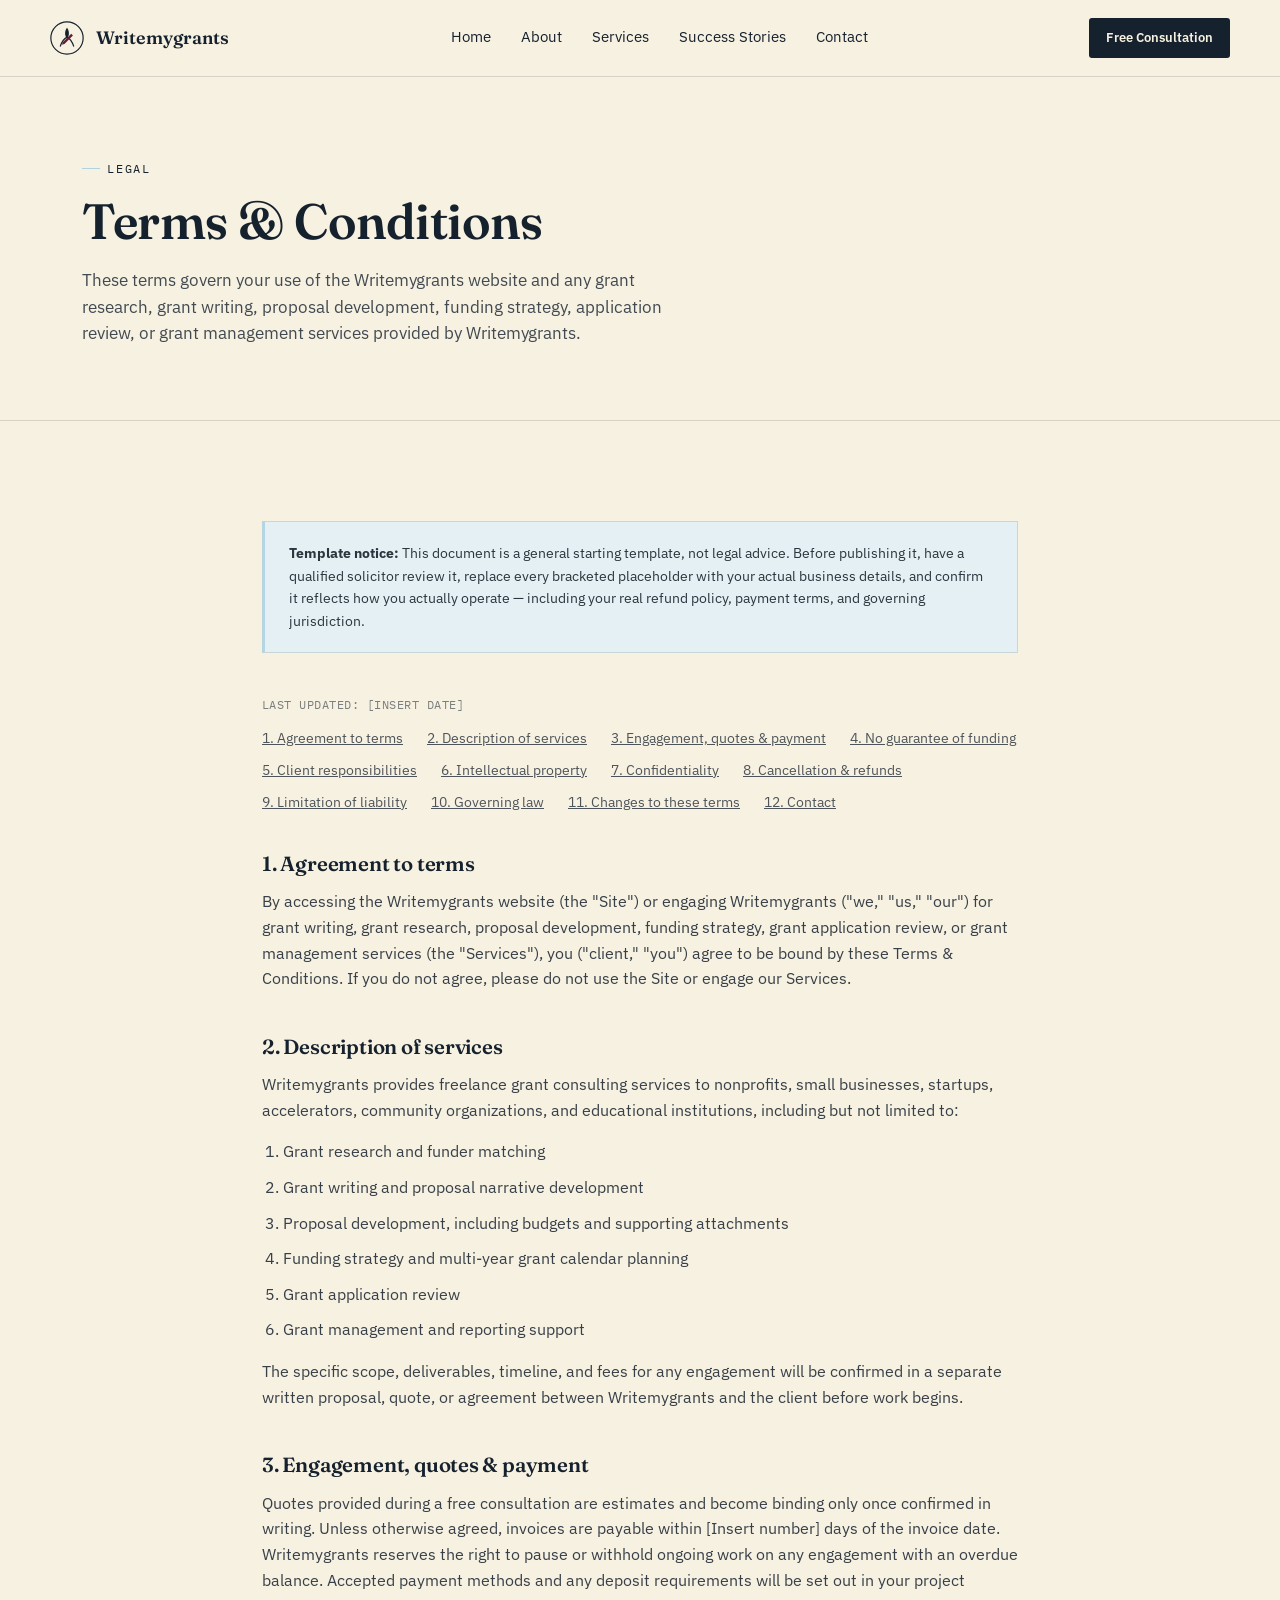
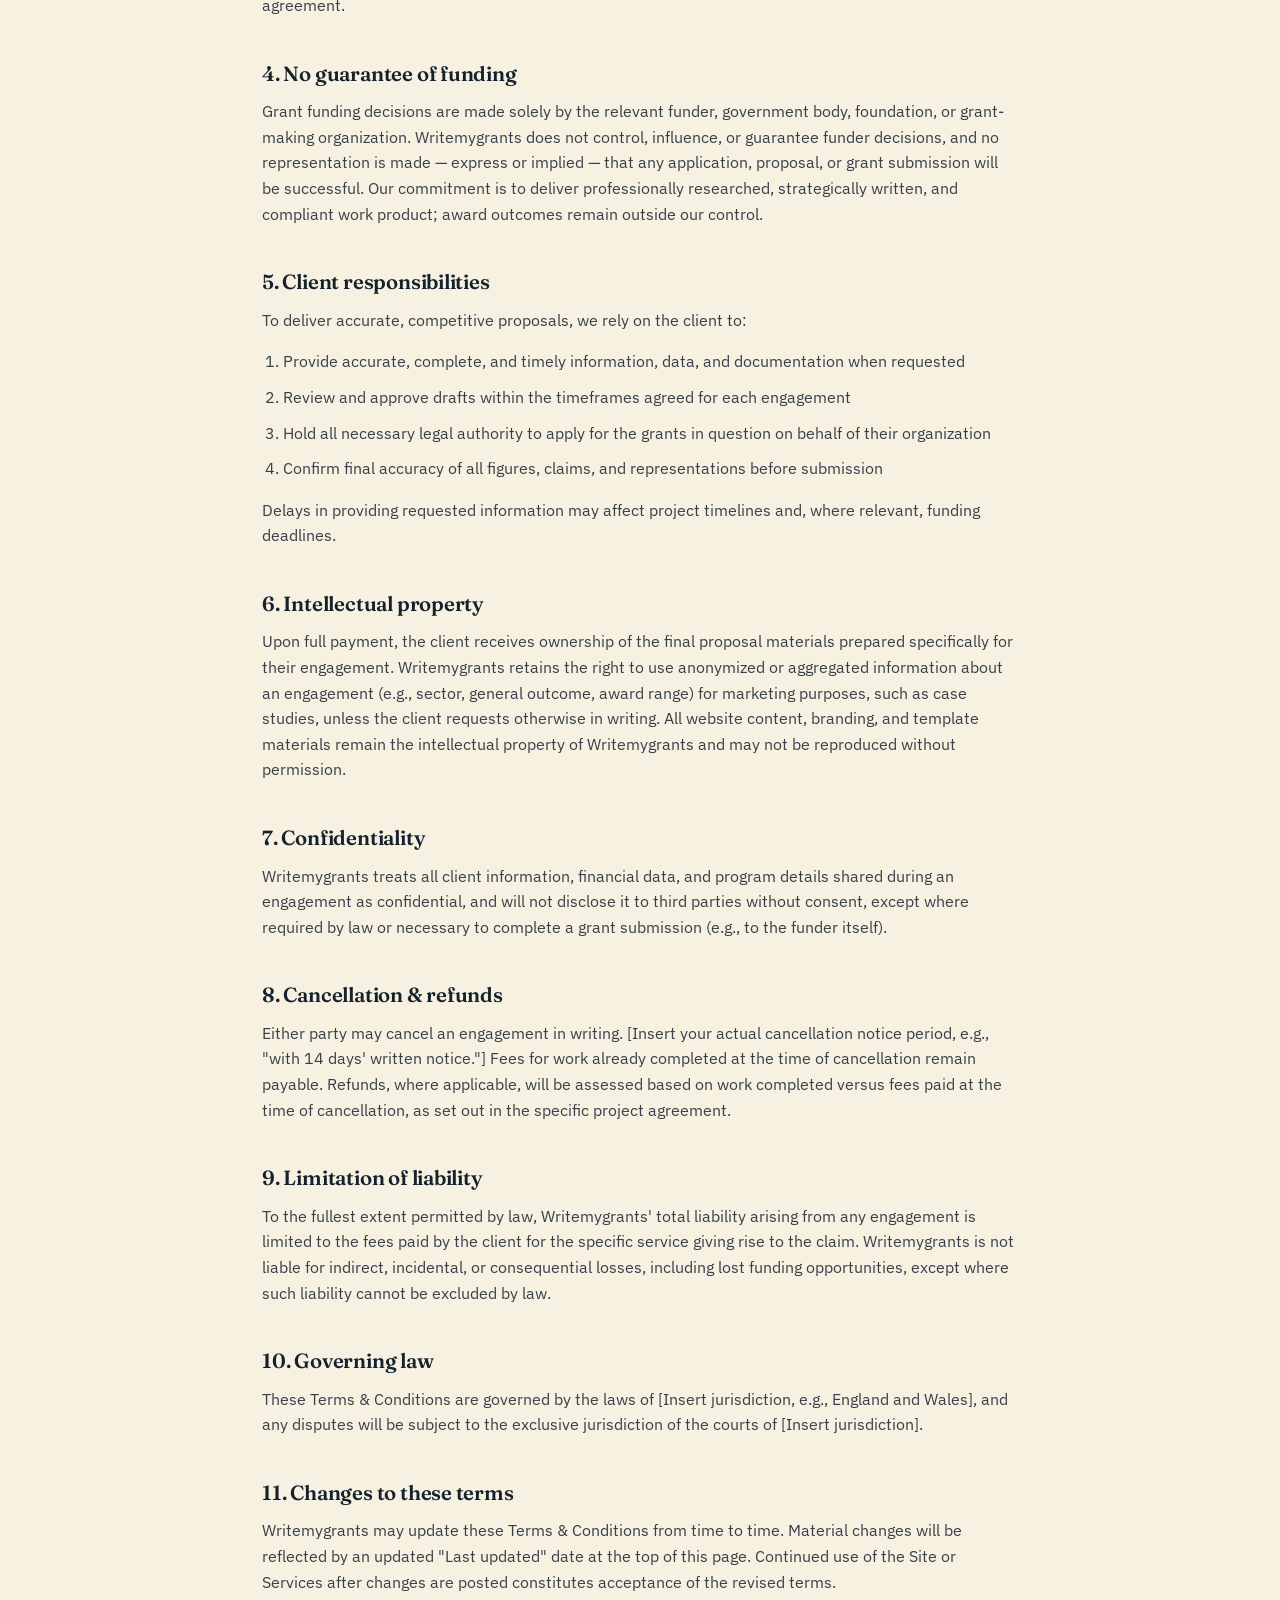
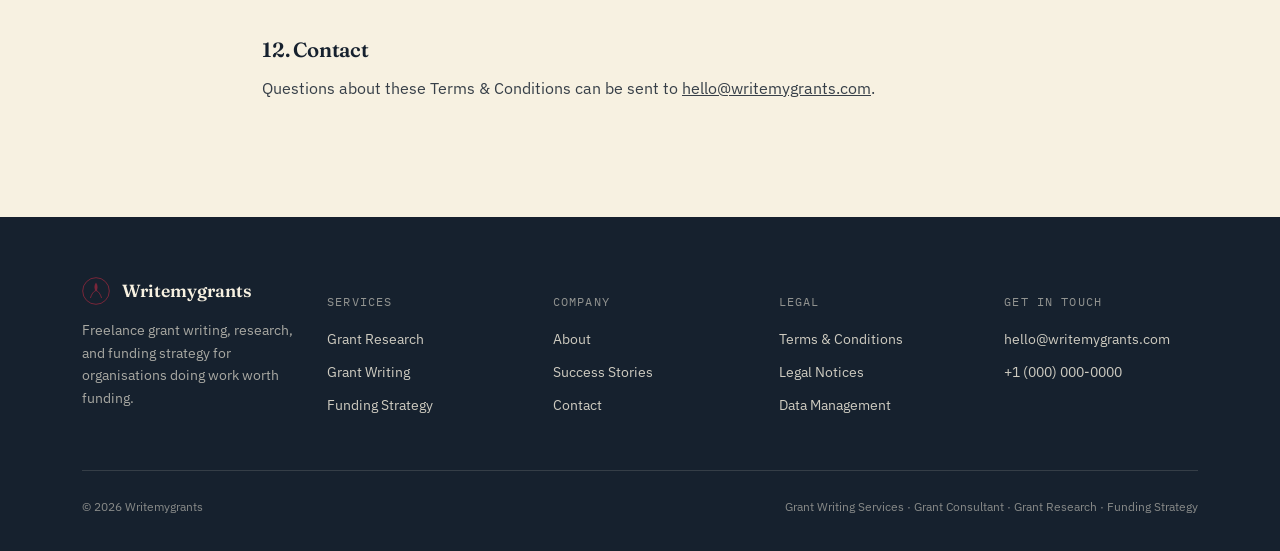
<file: terms.html>
<!DOCTYPE html> 
<html lang="en">
<head>
<meta charset="UTF-8">
<meta name="viewport" content="width=device-width, initial-scale=1.0">
<title>Terms &amp; Conditions | Writemygrants</title>
<meta name="description" content="Terms and conditions governing the use of the Writemygrants website and grant writing, research, and funding strategy services.">
<meta name="robots" content="noindex">
<link rel="preconnect" href="https://fonts.googleapis.com">
<link rel="preconnect" href="https://fonts.gstatic.com" crossorigin>
<link href="https://fonts.googleapis.com/css2?family=Fraunces:ital,opsz,wght@0,9..144,300;0,9..144,500;0,9..144,600;1,9..144,400&family=IBM+Plex+Sans:wght@400;500;600&family=IBM+Plex+Mono:wght@400;500&display=swap" rel="stylesheet">
<link rel="stylesheet" href="styles.css">
</head>
<body>

<header class="site">
  <div class="wrap header-row">
    <a href="index.html" class="brand">
      <svg class="mark" viewBox="0 0 40 40" fill="none">
        <circle cx="20" cy="20" r="19" stroke="var(--olive)" stroke-width="1.4"/>
        <path d="M20 8c-3 4-3 9 0 13 3-4 3-9 0-13z" fill="var(--olive)"/>
        <path d="M12 30c2-6 4-9 8-11" stroke="var(--olive)" stroke-width="1.4" fill="none"/>
        <path d="M28 30c-2-6-4-9-8-11" stroke="var(--olive)" stroke-width="1.4" fill="none"/>
        <path d="M15 25l10-10 2 2-10 10-3 1z" fill="var(--chartreuse-deep)"/>
      </svg>
      Writemygrants
    </a>
    <nav class="main-nav">
      <a href="index.html">Home</a>
      <a href="about.html">About</a>
      <a href="services.html">Services</a>
      <a href="success-stories.html">Success Stories</a>
      <a href="contact.html">Contact</a>
    </nav>
    <div class="nav-cta">
      <a href="contact.html" class="btn btn-primary btn-sm">Free Consultation</a>
    </div>
  </div>
</header>

<main>

  <section class="page-hero">
    <div class="wrap">
      <span class="eyebrow">Legal</span>
      <h1>Terms &amp; Conditions</h1>
      <p class="lede">These terms govern your use of the Writemygrants website and any grant research, grant writing, proposal development, funding strategy, application review, or grant management services provided by Writemygrants.</p>
    </div>
  </section>

  <section class="section">
    <div class="wrap wrap-narrow legal-page">

      <div class="legal-note">
        <strong>Template notice:</strong> This document is a general starting template, not legal advice. Before publishing it, have a qualified solicitor review it, replace every bracketed placeholder with your actual business details, and confirm it reflects how you actually operate — including your real refund policy, payment terms, and governing jurisdiction.
      </div>

      <p class="updated">Last updated: [Insert date]</p>

      <div class="legal-toc">
        <a href="#agreement">1. Agreement to terms</a>
        <a href="#services">2. Description of services</a>
        <a href="#engagement">3. Engagement, quotes &amp; payment</a>
        <a href="#no-guarantee">4. No guarantee of funding</a>
        <a href="#responsibilities">5. Client responsibilities</a>
        <a href="#ip">6. Intellectual property</a>
        <a href="#confidentiality">7. Confidentiality</a>
        <a href="#cancellation">8. Cancellation &amp; refunds</a>
        <a href="#liability">9. Limitation of liability</a>
        <a href="#law">10. Governing law</a>
        <a href="#changes">11. Changes to these terms</a>
        <a href="#contact">12. Contact</a>
      </div>

      <h2 id="agreement">1. Agreement to terms</h2>
      <p>By accessing the Writemygrants website (the "Site") or engaging Writemygrants ("we," "us," "our") for grant writing, grant research, proposal development, funding strategy, grant application review, or grant management services (the "Services"), you ("client," "you") agree to be bound by these Terms &amp; Conditions. If you do not agree, please do not use the Site or engage our Services.</p>

      <h2 id="services">2. Description of services</h2>
      <p>Writemygrants provides freelance grant consulting services to nonprofits, small businesses, startups, accelerators, community organizations, and educational institutions, including but not limited to:</p>
      <ol class="legal-list">
        <li>Grant research and funder matching</li>
        <li>Grant writing and proposal narrative development</li>
        <li>Proposal development, including budgets and supporting attachments</li>
        <li>Funding strategy and multi-year grant calendar planning</li>
        <li>Grant application review</li>
        <li>Grant management and reporting support</li>
      </ol>
      <p>The specific scope, deliverables, timeline, and fees for any engagement will be confirmed in a separate written proposal, quote, or agreement between Writemygrants and the client before work begins.</p>

      <h2 id="engagement">3. Engagement, quotes &amp; payment</h2>
      <p>Quotes provided during a free consultation are estimates and become binding only once confirmed in writing. Unless otherwise agreed, invoices are payable within [Insert number] days of the invoice date. Writemygrants reserves the right to pause or withhold ongoing work on any engagement with an overdue balance. Accepted payment methods and any deposit requirements will be set out in your project agreement.</p>

      <h2 id="no-guarantee">4. No guarantee of funding</h2>
      <p>Grant funding decisions are made solely by the relevant funder, government body, foundation, or grant-making organization. Writemygrants does not control, influence, or guarantee funder decisions, and no representation is made — express or implied — that any application, proposal, or grant submission will be successful. Our commitment is to deliver professionally researched, strategically written, and compliant work product; award outcomes remain outside our control.</p>

      <h2 id="responsibilities">5. Client responsibilities</h2>
      <p>To deliver accurate, competitive proposals, we rely on the client to:</p>
      <ol class="legal-list">
        <li>Provide accurate, complete, and timely information, data, and documentation when requested</li>
        <li>Review and approve drafts within the timeframes agreed for each engagement</li>
        <li>Hold all necessary legal authority to apply for the grants in question on behalf of their organization</li>
        <li>Confirm final accuracy of all figures, claims, and representations before submission</li>
      </ol>
      <p>Delays in providing requested information may affect project timelines and, where relevant, funding deadlines.</p>

      <h2 id="ip">6. Intellectual property</h2>
      <p>Upon full payment, the client receives ownership of the final proposal materials prepared specifically for their engagement. Writemygrants retains the right to use anonymized or aggregated information about an engagement (e.g., sector, general outcome, award range) for marketing purposes, such as case studies, unless the client requests otherwise in writing. All website content, branding, and template materials remain the intellectual property of Writemygrants and may not be reproduced without permission.</p>

      <h2 id="confidentiality">7. Confidentiality</h2>
      <p>Writemygrants treats all client information, financial data, and program details shared during an engagement as confidential, and will not disclose it to third parties without consent, except where required by law or necessary to complete a grant submission (e.g., to the funder itself).</p>

      <h2 id="cancellation">8. Cancellation &amp; refunds</h2>
      <p>Either party may cancel an engagement in writing. [Insert your actual cancellation notice period, e.g., "with 14 days' written notice."] Fees for work already completed at the time of cancellation remain payable. Refunds, where applicable, will be assessed based on work completed versus fees paid at the time of cancellation, as set out in the specific project agreement.</p>

      <h2 id="liability">9. Limitation of liability</h2>
      <p>To the fullest extent permitted by law, Writemygrants' total liability arising from any engagement is limited to the fees paid by the client for the specific service giving rise to the claim. Writemygrants is not liable for indirect, incidental, or consequential losses, including lost funding opportunities, except where such liability cannot be excluded by law.</p>

      <h2 id="law">10. Governing law</h2>
      <p>These Terms &amp; Conditions are governed by the laws of [Insert jurisdiction, e.g., England and Wales], and any disputes will be subject to the exclusive jurisdiction of the courts of [Insert jurisdiction].</p>

      <h2 id="changes">11. Changes to these terms</h2>
      <p>Writemygrants may update these Terms &amp; Conditions from time to time. Material changes will be reflected by an updated "Last updated" date at the top of this page. Continued use of the Site or Services after changes are posted constitutes acceptance of the revised terms.</p>

      <h2 id="contact">12. Contact</h2>
      <p>Questions about these Terms &amp; Conditions can be sent to <a href="mailto:hello@writemygrants.com">hello@writemygrants.com</a>.</p>

    </div>
  </section>

</main>

<footer class="site">
  <div class="wrap">
    <div class="footer-top">
      <div>
        <div class="footer-brand">
          <svg class="mark" viewBox="0 0 40 40" fill="none">
            <circle cx="20" cy="20" r="19" stroke="var(--chartreuse)" stroke-width="1.4"/>
            <path d="M20 8c-3 4-3 9 0 13 3-4 3-9 0-13z" fill="var(--chartreuse)"/>
            <path d="M12 30c2-6 4-9 8-11" stroke="var(--chartreuse)" stroke-width="1.4" fill="none"/>
            <path d="M28 30c-2-6-4-9-8-11" stroke="var(--chartreuse)" stroke-width="1.4" fill="none"/>
          </svg>
          Writemygrants
        </div>
        <p>Freelance grant writing, research, and funding strategy for organisations doing work worth funding.</p>
      </div>
      <div class="footer-col">
        <h4>Services</h4>
        <a href="services.html">Grant Research</a>
        <a href="services.html">Grant Writing</a>
        <a href="services.html">Funding Strategy</a>
      </div>
      <div class="footer-col">
        <h4>Company</h4>
        <a href="about.html">About</a>
        <a href="success-stories.html">Success Stories</a>
        <a href="contact.html">Contact</a>
      </div>
      <div class="footer-col">
        <h4>Legal</h4>
        <a href="terms.html">Terms &amp; Conditions</a>
        <a href="legal.html">Legal Notices</a>
        <a href="data-management.html">Data Management</a>
      </div>
      <div class="footer-col">
        <h4>Get in touch</h4>
        <a href="mailto:hello@writemygrants.com">hello@writemygrants.com</a>
        <a href="tel:+10000000000">+1 (000) 000-0000</a>
      </div>
    </div>
    <div class="footer-bottom">
      <span>© 2026 Writemygrants</span>
      <span>Grant Writing Services · Grant Consultant · Grant Research · Funding Strategy</span>
    </div>
  </div>
</footer>

</body>
</html>
</file>
<file: styles.css>
/* ===========================================================
   Writemygrants â€” shared stylesheet
   Palette: beige / olive / green / chartreuse
   Type: Fraunces (display) + IBM Plex Sans (body) + IBM Plex Mono (utility)
=========================================================== */

:root{
  --cream: #F7F1E1;
  --cream-deep: #EDE4C8;
  --dark-blue: #16212E;
  --ice-blue: #E3F0F5;
  --pale-blue: #AFD3E3;
  --burgundy: #7A263A;

  /* Semantic aliases */
  --beige: var(--cream);
  --beige-deep: var(--cream-deep);
  --ink: var(--dark-blue);
  --ice: var(--ice-blue);
  --line: rgba(22,33,46,0.14);

  /* Legacy aliases retained so existing components continue to work */
  --olive: var(--dark-blue);
  --olive-soft: var(--pale-blue);
  --olive-deep: var(--dark-blue);
  --green-deep: var(--dark-blue);
  --chartreuse: var(--burgundy);
  --chartreuse-deep: #641F30;
  --pale-green: var(--cream-deep);

  --radius: 3px;
}

*{ box-sizing: border-box; }
html{ scroll-behavior: smooth; }
body{
  margin:0;
  background: var(--beige);
  color: var(--ink);
  font-family: 'IBM Plex Sans', sans-serif;
  font-size: 16px;
  line-height: 1.6;
  -webkit-font-smoothing: antialiased;
}

h1,h2,h3{
  font-family: 'Fraunces', serif;
  font-weight: 600;
  line-height: 1.1;
  margin: 0;
  letter-spacing: -0.01em;
}

p{ margin: 0 0 1em; }
a{ color: inherit; }
img,svg{ display:block; max-width:100%; }
ul{ margin:0; padding:0; list-style:none; }

.eyebrow{
  font-family: 'IBM Plex Mono', monospace;
  font-size: 0.72rem;
  letter-spacing: 0.16em;
  text-transform: uppercase;
  color: var(--olive);
  display: inline-flex;
  align-items: center;
  gap: 0.6em;
}
.eyebrow::before{
  content:"";
  width: 18px; height: 1px;
  background: var(--olive-soft);
  display:inline-block;
}
.eyebrow.center{ justify-content:center; }
.eyebrow.center::before{ display:none; }

.wrap{
  max-width: 1180px;
  margin: 0 auto;
  padding: 0 32px;
}
.wrap-narrow{
  max-width: 820px;
  margin: 0 auto;
  padding: 0 32px;
}

/* ---------- Buttons ---------- */
.btn{
  display:inline-flex; align-items:center; gap:8px;
  font-family:'IBM Plex Sans', sans-serif; font-weight:600; font-size:0.88rem;
  padding: 13px 24px; border-radius: var(--radius);
  text-decoration:none; border:1px solid transparent; cursor:pointer;
  transition: transform .18s ease, background .18s ease, border-color .18s ease;
}
.btn-primary{ background: var(--ink); color: var(--beige); }
.btn-primary:hover{ background: var(--olive-deep); transform: translateY(-1px); }
.btn-accent{ background: var(--burgundy); color: var(--cream); }
.btn-accent:hover{ background: var(--chartreuse-deep); color: var(--cream); transform: translateY(-1px); }
.btn-ghost{ border-color: var(--ink); background: transparent; }
.btn-ghost:hover{ background: var(--ink); color: var(--beige); }
.btn-sm{ padding: 9px 16px; font-size: 0.8rem; }
.actions{ display:flex; gap:16px; align-items:center; flex-wrap:wrap; }
.actions.center{ justify-content:center; }

/* ---------- Header ---------- */
header.site{
  position: sticky; top:0; z-index: 50;
  background: rgba(247,241,225,0.94);
  backdrop-filter: blur(6px);
  border-bottom: 1px solid var(--line);
}
.header-row{
  display:flex; align-items:center; justify-content:space-between;
  padding: 18px 0;
}
.brand{
  display:flex; align-items:center; gap:12px;
  font-family:'Fraunces', serif; font-weight:600; font-size:1.12rem;
  text-decoration:none; color: var(--ink); white-space:nowrap;
}
.brand .mark{ width:34px; height:34px; flex-shrink:0; }
nav.main-nav{ display:flex; gap:30px; }
nav.main-nav a{
  text-decoration:none; font-size:0.92rem; color: var(--ink);
  position:relative; padding-bottom:3px; white-space:nowrap;
}
nav.main-nav a::after{
  content:""; position:absolute; left:0; right:0; bottom:0; height:1px;
  background: var(--olive); transform: scaleX(0); transform-origin: left;
  transition: transform .25s ease;
}
nav.main-nav a:hover::after,
nav.main-nav a.active::after{ transform: scaleX(1); }
nav.main-nav a.active{ color: var(--olive-deep); font-weight:600; }
.nav-cta{ display:flex; align-items:center; gap:18px; }

/* ---------- Page hero (interior pages) ---------- */
.page-hero{
  padding: 74px 0 56px;
  border-bottom: 1px solid var(--line);
}
.page-hero .eyebrow{ margin-bottom: 16px; }
.page-hero h1{ font-size: clamp(2.1rem, 4vw, 3.1rem); max-width: 18ch; }
.page-hero p.lede{ margin-top:18px; max-width: 58ch; opacity:0.8; font-size:1.05rem; }

/* ---------- Hero (home) ---------- */
.hero{ padding: 92px 0 70px; position: relative; overflow: hidden; }
.hero-grid{ display:grid; grid-template-columns: 1.05fr 0.95fr; gap: 48px; align-items:center; }
.hero h1{ font-size: clamp(2.4rem, 4.4vw, 3.65rem); margin: 18px 0 22px; }
.hero h1 em{ font-style: italic; font-weight: 400; color: var(--olive); }
.hero p.lede{ font-size: 1.08rem; max-width: 46ch; opacity: 0.82; margin-bottom: 34px; }
.hero-visual{ position:relative; display:flex; align-items:center; justify-content:center; }
.seal{ width: min(100%, 380px); animation: stampIn 0.9s cubic-bezier(.2,.9,.25,1) both; animation-delay:.15s; }
@keyframes stampIn{
  0%{ opacity:0; transform: scale(1.22) rotate(-6deg); }
  60%{ opacity:1; }
  100%{ opacity:1; transform: scale(1) rotate(0deg); }
}
.chip{
  position:absolute; background: var(--beige); border:1px solid var(--line);
  border-radius: var(--radius); padding: 10px 14px;
  font-family:'IBM Plex Mono', monospace; font-size: 0.74rem;
  box-shadow: 0 10px 24px rgba(22,33,46,0.08);
  opacity:0; animation: chipIn .6s ease forwards;
}
.chip .n{ display:block; font-family:'Fraunces', serif; font-size:1.15rem; font-weight:600; color: var(--olive-deep); }
.chip-a{ top: 4%; left: -4%; animation-delay: .75s; }
.chip-b{ bottom: 6%; right: -6%; animation-delay: .95s; }
@keyframes chipIn{ from{ opacity:0; transform: translateY(8px);} to{opacity:1; transform:translateY(0);} }
@media (prefers-reduced-motion: reduce){ .seal, .chip{ animation:none !important; opacity:1; transform:none; } }

/* ---------- Trust strip ---------- */
.trust{ border-top: 1px solid var(--line); border-bottom: 1px solid var(--line); padding: 22px 0; }
.trust-row{ display:flex; flex-wrap:wrap; gap: 14px 36px; align-items:center; justify-content:space-between; }
.trust-label{ font-family:'IBM Plex Mono', monospace; font-size:0.72rem; letter-spacing:0.1em; text-transform:uppercase; opacity:0.6; }
.sector-list{ display:flex; flex-wrap:wrap; gap: 10px 28px; }
.sector-list span{ font-size:0.92rem; opacity:0.75; }

/* ---------- Generic section ---------- */
.section{ padding: 100px 0; }
.section-tight{ padding: 70px 0; }
.section-head{ max-width: 660px; margin-bottom: 52px; }
.section-head.center{ margin-left:auto; margin-right:auto; text-align:center; }
.section-head h2{ font-size: clamp(1.9rem, 3vw, 2.6rem); margin-top:14px; }
.section-head p{ opacity:0.78; margin-top:14px; max-width: 56ch; }
.section-head.center p{ margin-left:auto; margin-right:auto; }

/* ---------- Benefit / feature grid ---------- */
.feature-grid{ display:grid; grid-template-columns: repeat(3,1fr); gap: 1px; background: var(--line); border:1px solid var(--line); }
.feature-card{ background: var(--beige); padding: 34px 30px; transition: background .2s ease; }
.feature-card:hover{ background: var(--ice); }
.feature-card .icon{ width:28px; height:28px; margin-bottom:20px; color: var(--olive); }
.feature-card h3{ font-size:1.05rem; margin-bottom:10px; }
.feature-card p{ font-size:0.9rem; opacity:0.75; margin:0; }

/* ---------- Steps / process ---------- */
.steps{ display:grid; grid-template-columns: repeat(5, 1fr); gap:0; position:relative; }
.steps.steps-4{ grid-template-columns: repeat(4,1fr); }
.steps::before{ content:""; position:absolute; top:18px; left:4%; right:4%; height:1px; background: var(--line); }
.step{ padding: 0 18px 0 0; position:relative; }
.step .num{
  font-family:'IBM Plex Mono', monospace; font-size:0.82rem; color: var(--beige);
  background: var(--olive-deep); width:36px; height:36px; border-radius:50%;
  display:flex; align-items:center; justify-content:center; position:relative; z-index:2; margin-bottom:20px;
}
.step h3{ font-size:1.05rem; margin-bottom:8px; }
.step p{ font-size:0.9rem; opacity:0.75; margin:0; }

/* ---------- Stats band ---------- */
.band{ background: var(--olive-deep); color: var(--beige); padding: 84px 0; position:relative; overflow:hidden; }
.band-wreath{ position:absolute; right:-80px; top:50%; transform: translateY(-50%); width:420px; opacity:0.08; }
.band-grid{ display:grid; grid-template-columns: repeat(4,1fr); gap:30px; position:relative; z-index:1; }
.stat .num{ font-family:'Fraunces', serif; font-weight:600; font-size: clamp(2.1rem,3.6vw,3rem); color: var(--burgundy); }
.stat .label{ font-family:'IBM Plex Mono', monospace; font-size:0.76rem; letter-spacing:0.06em; color: var(--pale-blue); margin-top:8px; text-transform:uppercase; }

/* ---------- Testimonials ---------- */
.testi-grid{ display:grid; grid-template-columns: repeat(3,1fr); gap: 24px; }
.testi-card{ background: var(--ice); border:1px solid var(--line); padding: 32px 28px; display:flex; flex-direction:column; }
.testi-card blockquote{ font-family:'Fraunces', serif; font-style:italic; font-weight:400; font-size:1.08rem; margin:0 0 20px; line-height:1.45; flex-grow:1; }
.testi-card cite{ font-style:normal; font-family:'IBM Plex Mono', monospace; font-size:0.74rem; letter-spacing:0.03em; opacity:0.68; }

.testimonial{ padding: 100px 0; }
.testimonial-panel{ background: var(--pale-green); border:1px solid var(--line); padding: 60px 56px; text-align:center; max-width: 820px; margin:0 auto; }
.testimonial-panel blockquote{ font-family:'Fraunces', serif; font-style:italic; font-weight:400; font-size: clamp(1.25rem, 2.2vw, 1.55rem); margin:0 0 24px; line-height:1.42; }
.testimonial-panel cite{ font-style:normal; font-family:'IBM Plex Mono', monospace; font-size:0.76rem; letter-spacing:0.03em; opacity:0.68; }

/* ---------- CTA band ---------- */
.cta-final{ padding: 96px 0 116px; position:relative; text-align:center; overflow:hidden; }
.cta-final .cta-wreath{ position:absolute; left:50%; top:46%; transform: translate(-50%,-50%); width:640px; opacity:0.06; z-index:0; }
.cta-final .inner{ position:relative; z-index:1; max-width:620px; margin:0 auto; }
.cta-final h2{ font-size: clamp(2rem,3.6vw,2.6rem); margin-bottom:18px; }
.cta-final p{ opacity:0.78; margin-bottom: 30px; }

/* ---------- Services page ---------- */
.service-block{ padding: 64px 0; border-bottom: 1px solid var(--line); }
.service-block:last-of-type{ border-bottom:none; }
.service-block-grid{ display:grid; grid-template-columns: 0.9fr 1.1fr; gap: 56px; align-items:start; }
.service-block .index{ font-family:'IBM Plex Mono', monospace; font-size:0.78rem; color: var(--olive); letter-spacing:0.08em; margin-bottom:14px; display:block; }
.service-block h2{ font-size: clamp(1.5rem,2.4vw,1.9rem); margin-bottom: 16px; }
.service-block .desc{ opacity:0.82; margin-bottom:0; }
.service-side h4{
  font-family:'IBM Plex Mono', monospace; font-size:0.72rem; letter-spacing:0.1em; text-transform:uppercase;
  color: var(--olive); margin: 0 0 14px;
}
.service-side .col{ margin-bottom: 26px; }
.service-side ul li{ font-size:0.92rem; padding-left: 20px; position:relative; margin-bottom:10px; opacity:0.85; }
.service-side ul li::before{ content:"â€”"; position:absolute; left:0; color: var(--olive); }
.service-block .cta-row{ margin-top: 22px; }

/* ---------- Case studies ---------- */
.case-grid{ display:flex; flex-direction:column; gap: 1px; background: var(--line); border:1px solid var(--line); margin-top: 10px; }
.case-card{ background: var(--beige); padding: 46px 44px; display:grid; grid-template-columns: 0.7fr 1.3fr; gap: 44px; }
.case-meta{ }
.case-meta .sector{ font-family:'IBM Plex Mono', monospace; font-size:0.72rem; letter-spacing:0.1em; text-transform:uppercase; color: var(--olive); margin-bottom:14px; display:block; }
.case-meta h3{ font-size: 1.5rem; margin-bottom: 18px; }
.case-amount{ background: var(--olive-deep); color: var(--burgundy); display:inline-block; padding: 10px 16px; font-family:'IBM Plex Mono', monospace; font-size:0.85rem; border-radius: var(--radius); }
.case-body h4{ font-family:'IBM Plex Mono', monospace; font-size:0.72rem; letter-spacing:0.1em; text-transform:uppercase; color: var(--olive); margin: 0 0 8px; }
.case-body .case-section{ margin-bottom: 20px; }
.case-body p{ opacity:0.85; margin:0; }

/* ---------- About page ---------- */
.about-grid{ display:grid; grid-template-columns: 1fr 1fr; gap: 60px; align-items:center; }
.about-portrait{
  aspect-ratio: 4/5; background: var(--beige-deep); border:1px solid var(--line);
  display:flex; align-items:center; justify-content:center; position:relative; overflow:hidden;
}
.about-portrait .frame-label{ position:absolute; bottom:18px; left:18px; font-family:'IBM Plex Mono', monospace; font-size:0.7rem; letter-spacing:0.08em; text-transform:uppercase; opacity:0.55; }
.about-portrait svg{ width: 46%; opacity: 0.9; }
.creds{ display:grid; grid-template-columns: repeat(3,1fr); gap: 20px; margin-top: 40px; }
.creds .cred{ border-top: 1px solid var(--line); padding-top: 14px; }
.creds .cred .num{ font-family:'Fraunces', serif; font-weight:600; font-size:1.6rem; color: var(--olive-deep); }
.creds .cred .label{ font-family:'IBM Plex Mono', monospace; font-size:0.72rem; letter-spacing:0.05em; text-transform:uppercase; opacity:0.62; margin-top:4px; }

.values-grid{ display:grid; grid-template-columns: repeat(3,1fr); gap: 1px; background: var(--line); border:1px solid var(--line); }
.value-card{ background: var(--beige); padding: 32px 28px; transition: background .2s ease; }
.value-card:hover{ background: var(--pale-green); }
.value-card h3{ font-size:1.05rem; margin-bottom:10px; }
.value-card p{ font-size:0.9rem; opacity:0.75; margin:0; }

/* ---------- Contact page ---------- */
.contact-grid{ display:grid; grid-template-columns: 1fr 1fr; gap: 60px; align-items:start; }
.contact-form{ display:flex; flex-direction:column; gap: 18px; }
.form-row{ display:grid; grid-template-columns: 1fr 1fr; gap: 18px; }
label{ display:block; font-family:'IBM Plex Mono', monospace; font-size:0.72rem; letter-spacing:0.06em; text-transform:uppercase; opacity:0.65; margin-bottom:8px; }
input, select, textarea{
  width:100%; padding: 13px 14px; border:1px solid var(--line); background: var(--ice);
  color: var(--ink); font-family:'IBM Plex Sans', sans-serif; font-size:0.95rem; border-radius: var(--radius);
}
input:focus, select:focus, textarea:focus{ outline: 2px solid var(--olive-deep); outline-offset:1px; }
textarea{ resize: vertical; min-height: 120px; }
.form-note{ font-size:0.82rem; opacity:0.6; }

.contact-side .panel{ background: var(--beige-deep); border:1px solid var(--line); padding: 30px 28px; margin-bottom: 22px; }
.contact-side .panel h4{ font-family:'IBM Plex Mono', monospace; font-size:0.72rem; letter-spacing:0.08em; text-transform:uppercase; color: var(--olive); margin:0 0 12px; }
.contact-side .panel p{ margin:0 0 8px; font-size:0.94rem; }
.contact-side .panel a{ text-decoration:underline; }

.faq{ max-width: 820px; margin: 0 auto; }
.faq-item{ border-bottom: 1px solid var(--line); }
.faq-q{
  width:100%; text-align:left; background:none; border:none; cursor:pointer;
  padding: 22px 0; display:flex; justify-content:space-between; align-items:center;
  font-family:'Fraunces', serif; font-size:1.05rem; font-weight:600; color: var(--ink);
}
.faq-q .plus{ font-family:'IBM Plex Mono', monospace; font-size:1.2rem; color: var(--olive); transition: transform .2s ease; flex-shrink:0; margin-left: 16px; }
.faq-item.open .faq-q .plus{ transform: rotate(45deg); }
.faq-a{ max-height:0; overflow:hidden; transition: max-height .3s ease; }
.faq-item.open .faq-a{ max-height: 300px; }
.faq-a p{ padding-bottom: 22px; opacity:0.8; margin:0; max-width: 62ch; }

/* ---------- Footer ---------- */
footer.site{ background: var(--ink); color: var(--beige); padding: 60px 0 34px; }
.footer-top{ display:grid; grid-template-columns: 1.1fr repeat(4, 1fr); gap: 32px; padding-bottom: 44px; border-bottom: 1px solid rgba(241,236,218,0.14); }
.footer-brand{ display:flex; align-items:center; gap:12px; font-family:'Fraunces',serif; font-weight:600; font-size:1.1rem; margin-bottom:14px; }
.footer-brand .mark{ width:28px; height:28px; }
.footer-top p{ opacity:0.65; font-size:0.88rem; max-width: 32ch; }
.footer-col h4{ font-family:'IBM Plex Mono', monospace; font-size:0.72rem; letter-spacing:0.1em; text-transform:uppercase; opacity:0.55; margin-bottom:16px; font-weight:400; }
.footer-col a{ display:block; text-decoration:none; opacity:0.82; font-size:0.9rem; margin-bottom:10px; }
.footer-col a:hover{ opacity:1; text-decoration:underline; }
.footer-bottom{ display:flex; justify-content:space-between; align-items:center; padding-top:26px; font-size:0.78rem; opacity:0.5; flex-wrap:wrap; gap:10px; }

/* ---------- Responsive ---------- */
@media (max-width: 980px){
  .hero-grid{ grid-template-columns: 1fr; }
  .hero-visual{ order:-1; max-width:320px; margin:0 auto; }
  .steps, .steps.steps-4{ grid-template-columns: 1fr 1fr; gap: 40px 20px; }
  .steps::before{ display:none; }
  .feature-grid, .values-grid{ grid-template-columns: 1fr 1fr; }
  .band-grid{ grid-template-columns: 1fr 1fr; gap:36px; }
  .footer-top{ grid-template-columns: 1fr 1fr 1fr; }
  .service-block-grid{ grid-template-columns: 1fr; gap: 28px; }
  .case-card{ grid-template-columns: 1fr; }
  .about-grid{ grid-template-columns: 1fr; }
  .contact-grid{ grid-template-columns: 1fr; }
  .testi-grid{ grid-template-columns: 1fr; }
}
@media (max-width: 640px){
  .wrap, .wrap-narrow{ padding: 0 20px; }
  nav.main-nav{ display:none; }
  .steps, .steps.steps-4{ grid-template-columns: 1fr; }
  .feature-grid, .values-grid{ grid-template-columns: 1fr; }
  .band-grid{ grid-template-columns: 1fr; }
  .testimonial-panel{ padding: 40px 24px; }
  .footer-top{ grid-template-columns: 1fr; }
  .trust-row{ flex-direction:column; align-items:flex-start; }
  .form-row{ grid-template-columns: 1fr; }
  .creds{ grid-template-columns: 1fr 1fr; }
}

:focus-visible{ outline: 2px solid var(--olive-deep); outline-offset: 2px; }

/* ---------- Legal pages ---------- */
.legal-note{
  background: var(--ice);
  border: 1px solid var(--line);
  border-left: 3px solid var(--pale-blue);
  padding: 20px 24px;
  font-size: 0.88rem;
  opacity: 0.9;
  margin-bottom: 48px;
}
.legal-note strong{ color: var(--olive-deep); }
.legal-page h2{
  font-size: 1.28rem;
  margin: 44px 0 14px;
}
.legal-page h2:first-of-type{ margin-top: 0; }
.legal-page p{ opacity: 0.85; }
.legal-page .legal-list{
  list-style: decimal;
  padding-left: 1.3em;
  margin: 0 0 1em;
}
.legal-page .legal-list li{ margin-bottom: 10px; opacity: 0.85; }
.legal-page .updated{
  font-family: 'IBM Plex Mono', monospace;
  font-size: 0.76rem;
  letter-spacing: 0.04em;
  text-transform: uppercase;
  opacity: 0.55;
  margin-top: -6px;
}
.legal-toc{ display:flex; flex-wrap:wrap; gap: 10px 24px; margin-bottom: 40px; }
.legal-toc a{ font-size: 0.86rem; text-decoration: underline; opacity: 0.75; }
.legal-toc a:hover{ opacity: 1; }
</file>
